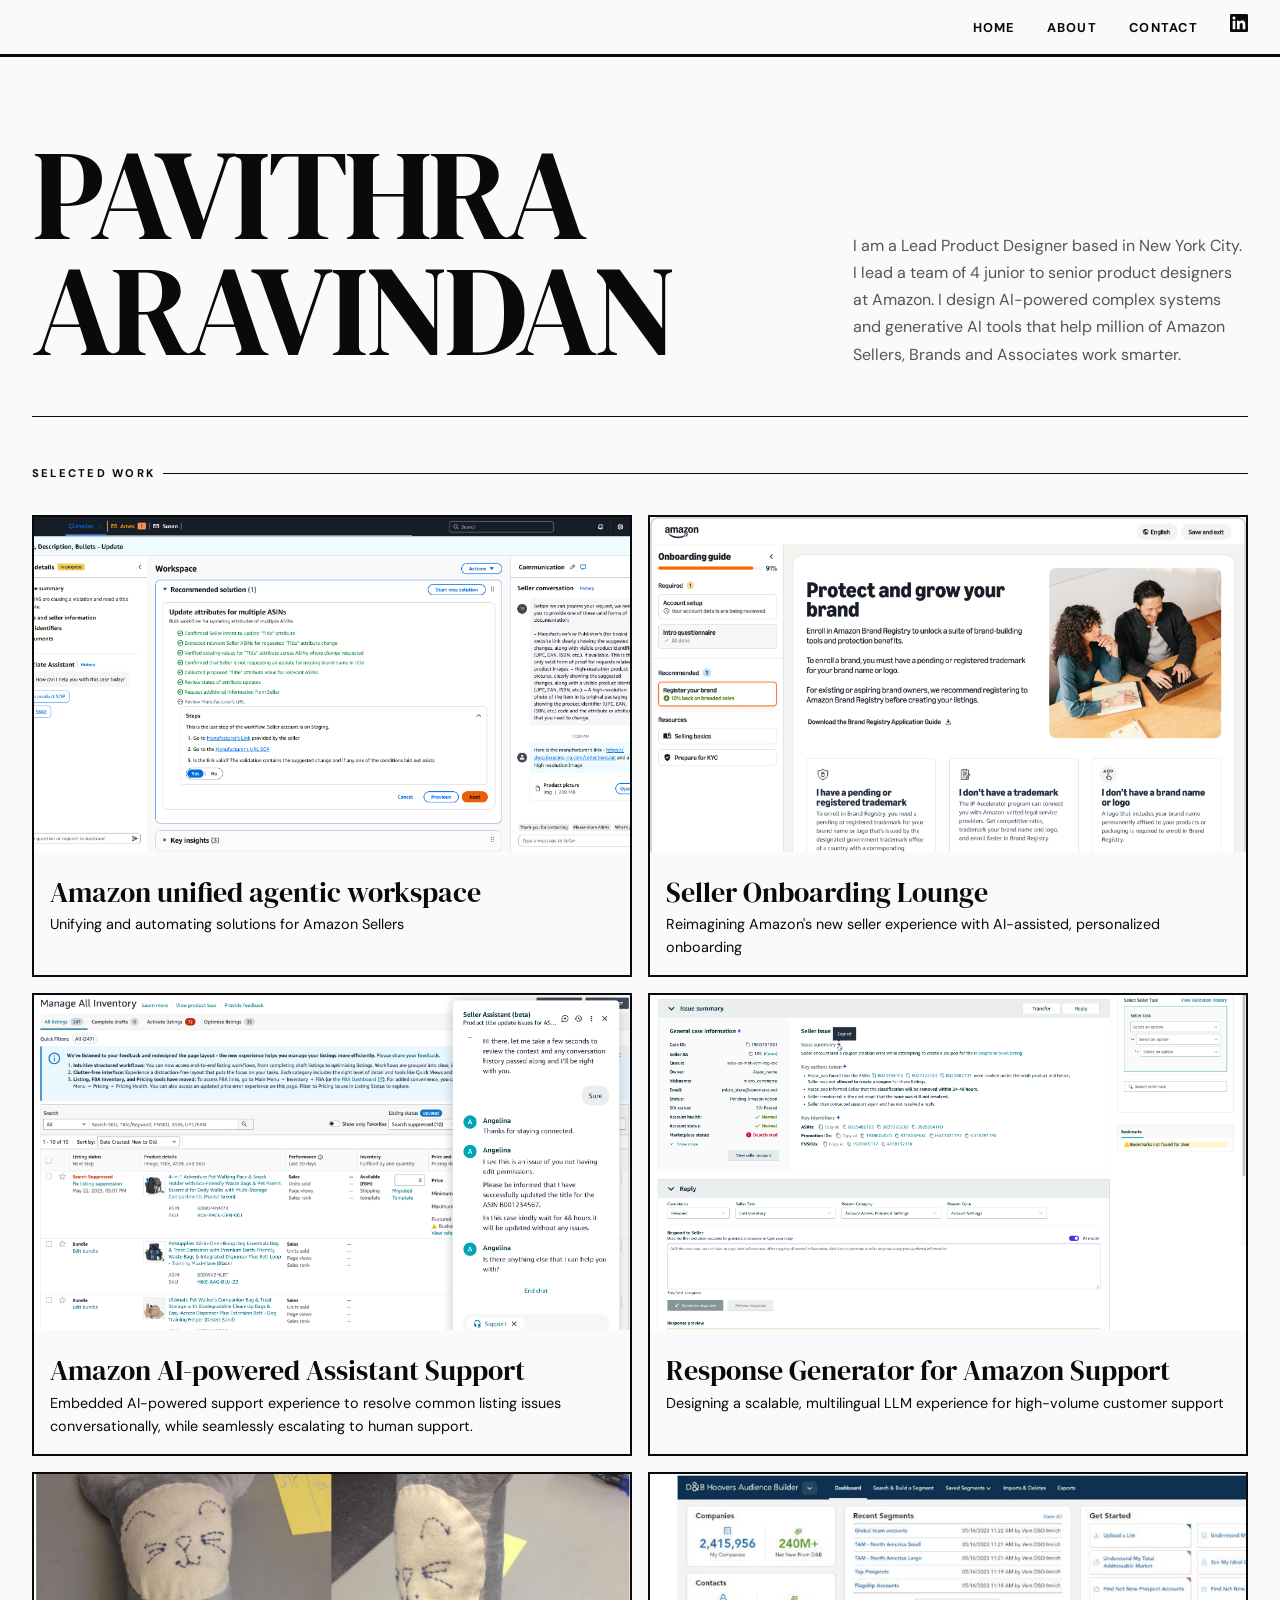
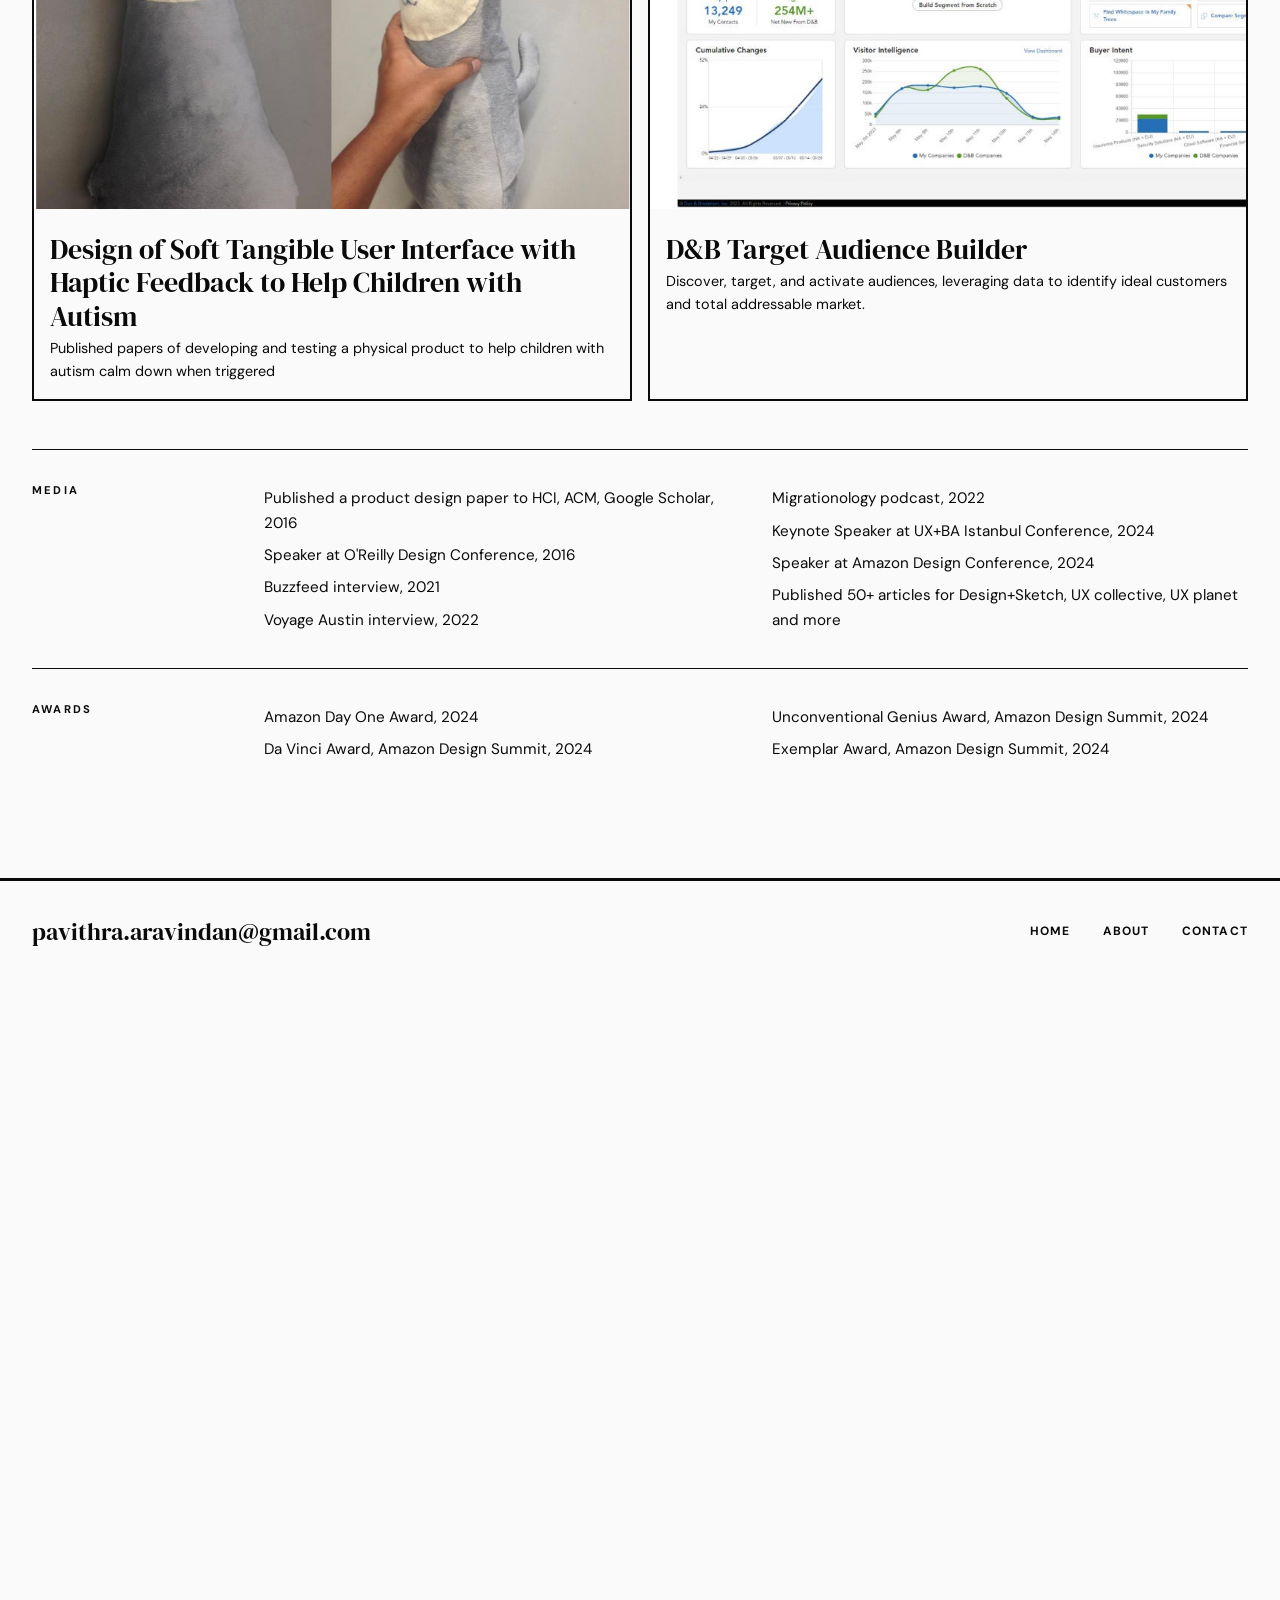
<file: index.html>
<!DOCTYPE html>
<html lang="en">

<head>
    <meta charset="UTF-8">
    <meta http-equiv="refresh" content="0;url=site-3-editorial/index.html">
    <title>Pavithra Aravindan</title>
</head>

<body>
    <p>Redirecting to <a href="site-3-editorial/index.html">site...</a></p>
</body>

</html>
</file>
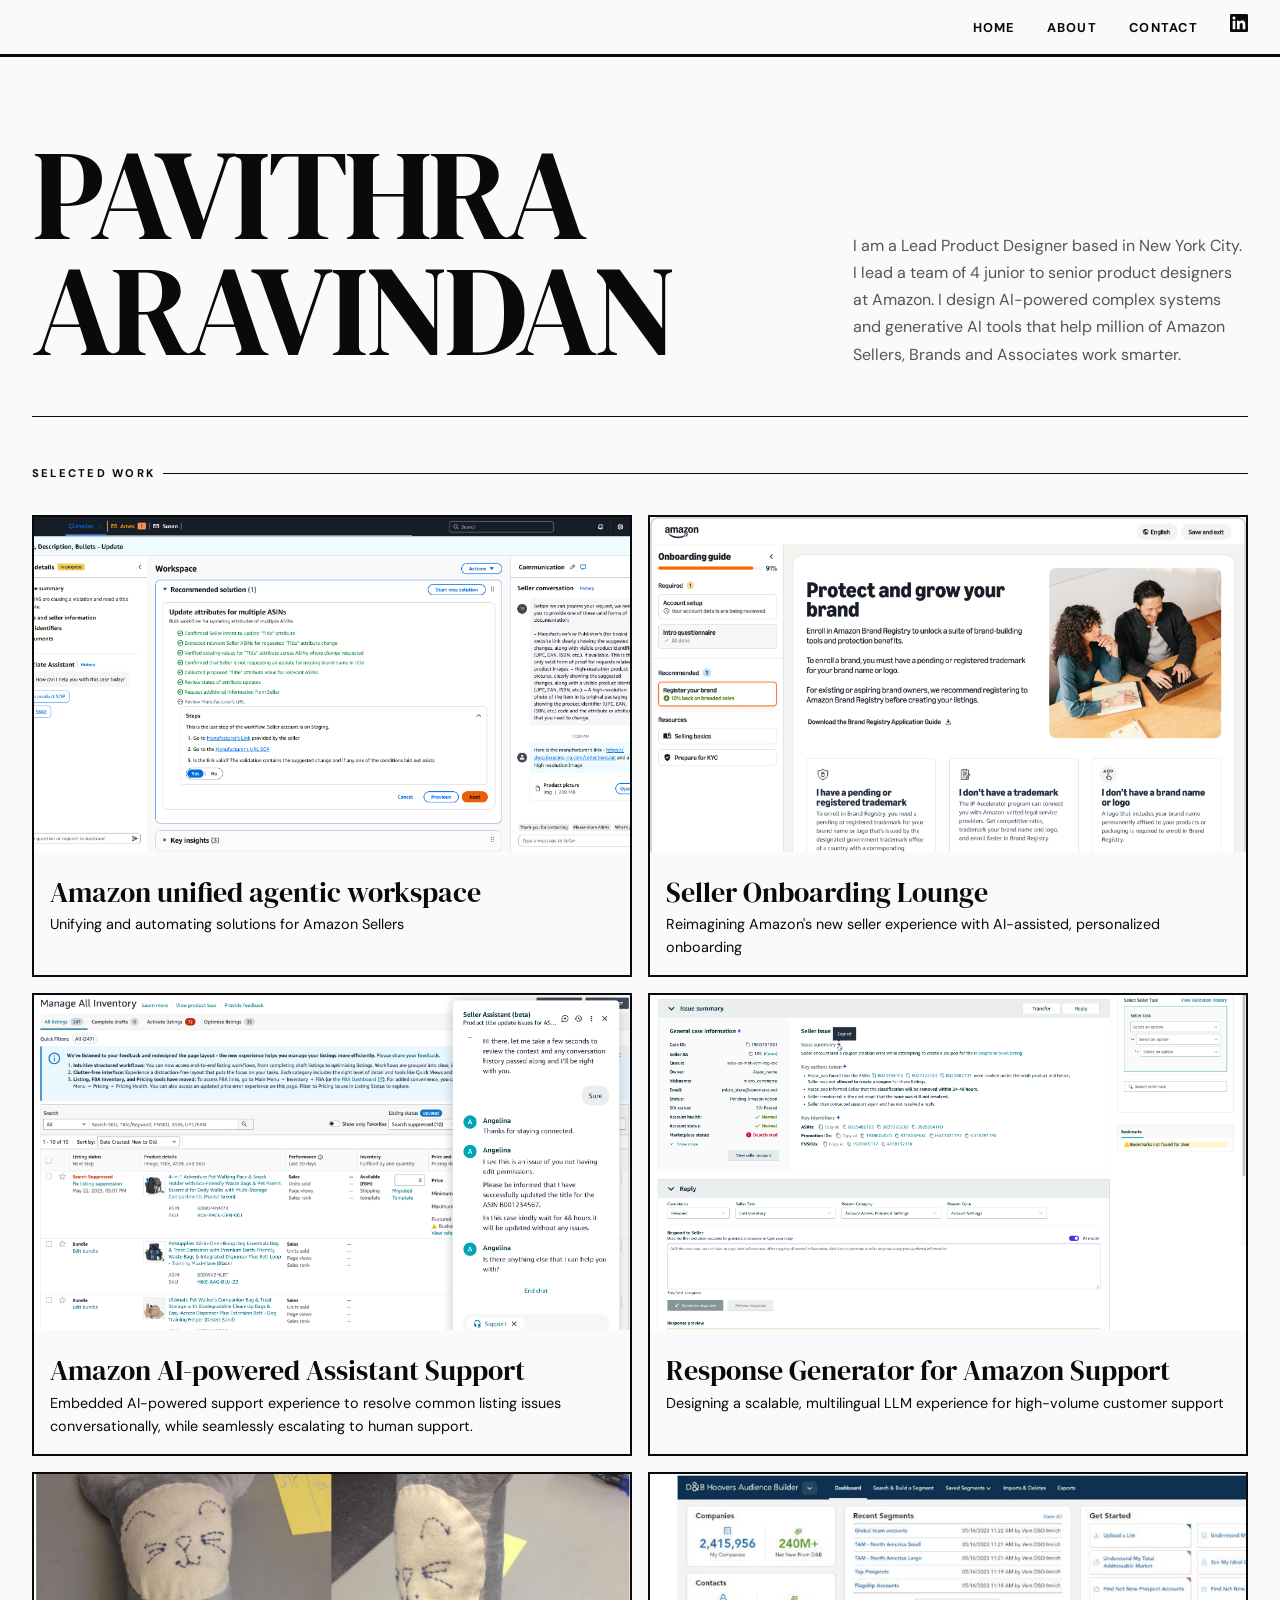
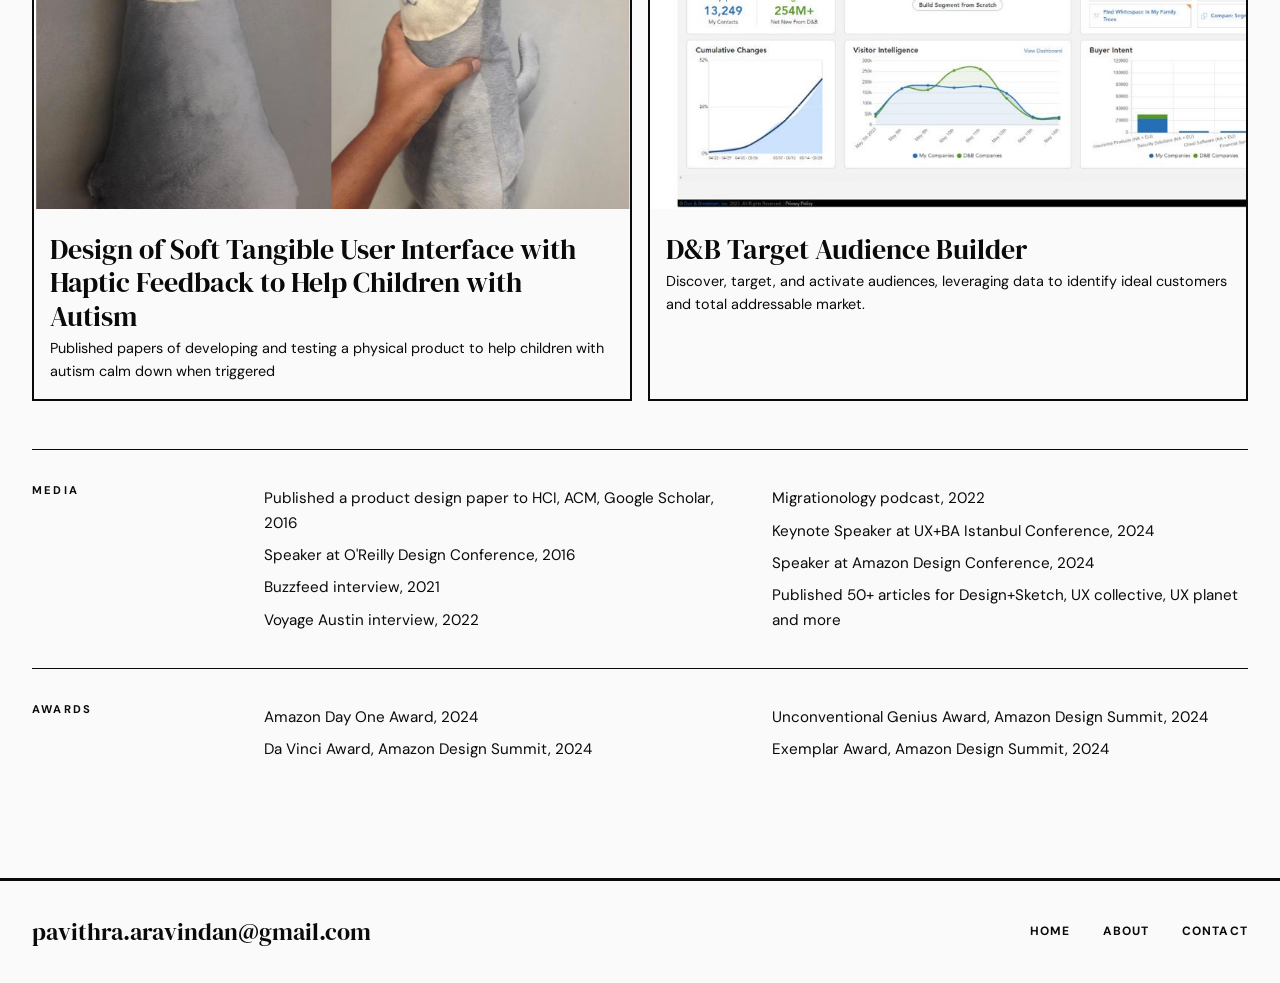
<file: site-3-editorial/index.html>
<!DOCTYPE html>
<html lang="en">

<head>
  <meta charset="UTF-8">
  <meta name="viewport" content="width=device-width, initial-scale=1.0">
  <title>Pavithra Aravindan - UX Designer</title>
  <link rel="preconnect" href="https://fonts.googleapis.com">
  <link rel="preconnect" href="https://fonts.gstatic.com" crossorigin>
  <link
    href="https://fonts.googleapis.com/css2?family=DM+Serif+Display&family=DM+Sans:wght@300;400;500;700&display=swap"
    rel="stylesheet">
  <link rel="stylesheet" href="styles.css">
</head>

<body>
  <header class="site-header">
    <nav class="nav-container">
      <a href="index.html" class="logo logo-hidden">Pavithra Aravindan</a>
      <button class="mobile-menu-btn" aria-label="Toggle menu">
        <span></span>
        <span></span>
        <span></span>
      </button>
      <ul class="nav-links">
        <li><a href="index.html">Home</a></li>
        <li><a href="about.html">About</a></li>
        <li><a href="contact.html">Contact</a></li>
        <li>
          <a href="https://www.linkedin.com/in/pavithraaravindan/" target="_blank" rel="noopener noreferrer"
            class="nav-linkedin" aria-label="LinkedIn">
            <svg xmlns="http://www.w3.org/2000/svg" width="18" height="18" viewBox="0 0 24 24" fill="currentColor">
              <path
                d="M20.447 20.452h-3.554v-5.569c0-1.328-.027-3.037-1.852-3.037-1.853 0-2.136 1.445-2.136 2.939v5.667H9.351V9h3.414v1.561h.046c.477-.9 1.637-1.85 3.37-1.85 3.601 0 4.267 2.37 4.267 5.455v6.286zM5.337 7.433c-1.144 0-2.063-.926-2.063-2.065 0-1.138.92-2.063 2.063-2.063 1.14 0 2.064.925 2.064 2.063 0 1.139-.925 2.065-2.064 2.065zm1.782 13.019H3.555V9h3.564v11.452zM22.225 0H1.771C.792 0 0 .774 0 1.729v20.542C0 23.227.792 24 1.771 24h20.451C23.2 24 24 23.227 24 22.271V1.729C24 .774 23.2 0 22.222 0h.003z" />
            </svg>
          </a>
        </li>
      </ul>
    </nav>
  </header>

  <main>
    <section class="hero">
      <h1>Pavithra Aravindan</h1>
      <p class="bio">I am a Lead Product Designer based in New York City. I lead a team of 4 junior to senior product
        designers at Amazon. I design AI-powered complex systems and generative AI tools that help million of Amazon
        Sellers, Brands and Associates work smarter.</p>
    </section>

    <section class="projects">
      <h2>Selected Work</h2>
      <div class="project-grid">
        <a href="project-1.html" class="project-card">
          <img src="images/amazon-operations-thumb.png" alt="Unified Agentic Workspace"
            style="width: 100%; aspect-ratio: 16/9; object-fit: cover;">
          <h3>Amazon unified agentic workspace</h3>
          <p>Unifying and automating solutions for Amazon Sellers</p>
        </a>
        <a href="seller-onboarding-lounge.html" class="project-card">
          <img src="images/brand-onboarding.png" alt="Seller Onboarding Lounge"
            style="width: 100%; aspect-ratio: 16/9; object-fit: cover; object-position: top;">
          <h3>Seller Onboarding Lounge</h3>
          <p>Reimagining Amazon's new seller experience with AI-assisted, personalized onboarding</p>
        </a>
        <a href="seller-assistant.html" class="project-card">
          <img src="images/seller-assistant-1.png" alt="Seller Assistant"
            style="width: 100%; aspect-ratio: 16/9; object-fit: cover;">
          <h3>Amazon AI-powered Assistant Support</h3>
          <p>Embedded AI-powered support experience to resolve common listing issues conversationally, while seamlessly
            escalating to human support.</p>
        </a>
        <a href="response-generator.html" class="project-card">
          <img src="images/response-generator-thumb.png" alt="Response Generator"
            style="width: 100%; aspect-ratio: 16/9; object-fit: cover; object-position: center;">
          <h3>Response Generator for Amazon Support</h3>
          <p>Designing a scalable, multilingual LLM experience for high-volume customer support</p>
        </a>
        <a href="https://scholar.google.com/citations?user=_Li9Cc0AAAAJ&hl=en&oi=ao" class="project-card"
          target="_blank">
          <img src="images/haptic-feedback.png" alt="Soft Tangible User Interface"
            style="width: 100%; aspect-ratio: 16/9; object-fit: cover;">
          <h3>Design of Soft Tangible User Interface with Haptic Feedback to Help Children with Autism</h3>
          <p>Published papers of developing and testing a physical product to help children with autism calm down when
            triggered</p>
        </a>
        <a href="https://www.dnb.com/en-us/products/dnb-hoovers/audience-builder.html" class="project-card"
          target="_blank">
          <img src="images/dnb-audience-builder.jpg" alt="D&B Target Audience Builder"
            style="width: 100%; aspect-ratio: 16/9; object-fit: cover;">
          <h3>D&B Target Audience Builder</h3>
          <p>Discover, target, and activate audiences, leveraging data to identify ideal customers and total addressable
            market.</p>
        </a>


      </div>
    </section>


    <section class="media">
      <h2>Media</h2>
      <ul>
        <li>Published a product design paper to HCI, ACM, Google Scholar, 2016</li>
        <li>Speaker at O'Reilly Design Conference, 2016</li>
        <li>Buzzfeed interview, 2021</li>
        <li>Voyage Austin interview, 2022</li>
        <li>Migrationology podcast, 2022</li>
        <li>Keynote Speaker at UX+BA Istanbul Conference, 2024</li>
        <li>Speaker at Amazon Design Conference, 2024</li>
        <li>Published 50+ articles for Design+Sketch, UX collective, UX planet and more</li>
      </ul>
    </section>

    <section class="awards">
      <h2>Awards</h2>
      <ul>
        <li>Amazon Day One Award, 2024</li>
        <li>Da Vinci Award, Amazon Design Summit, 2024</li>
        <li>Unconventional Genius Award, Amazon Design Summit, 2024</li>
        <li>Exemplar Award, Amazon Design Summit, 2024</li>
      </ul>
    </section>
  </main>

  <footer class="site-footer">
    <div class="footer-content">
      <a href="mailto:pavithra.aravindan@gmail.com" class="footer-email">pavithra.aravindan@gmail.com</a>
      <nav class="footer-nav">
        <a href="index.html">Home</a>
        <a href="about.html">About</a>
        <a href="contact.html">Contact</a>
      </nav>
    </div>
  </footer>

  <script>
    document.querySelector('.mobile-menu-btn').addEventListener('click', function () {
      this.classList.toggle('open');
      document.querySelector('.nav-links').classList.toggle('open');
    });
  </script>
</body>

</html>
</file>
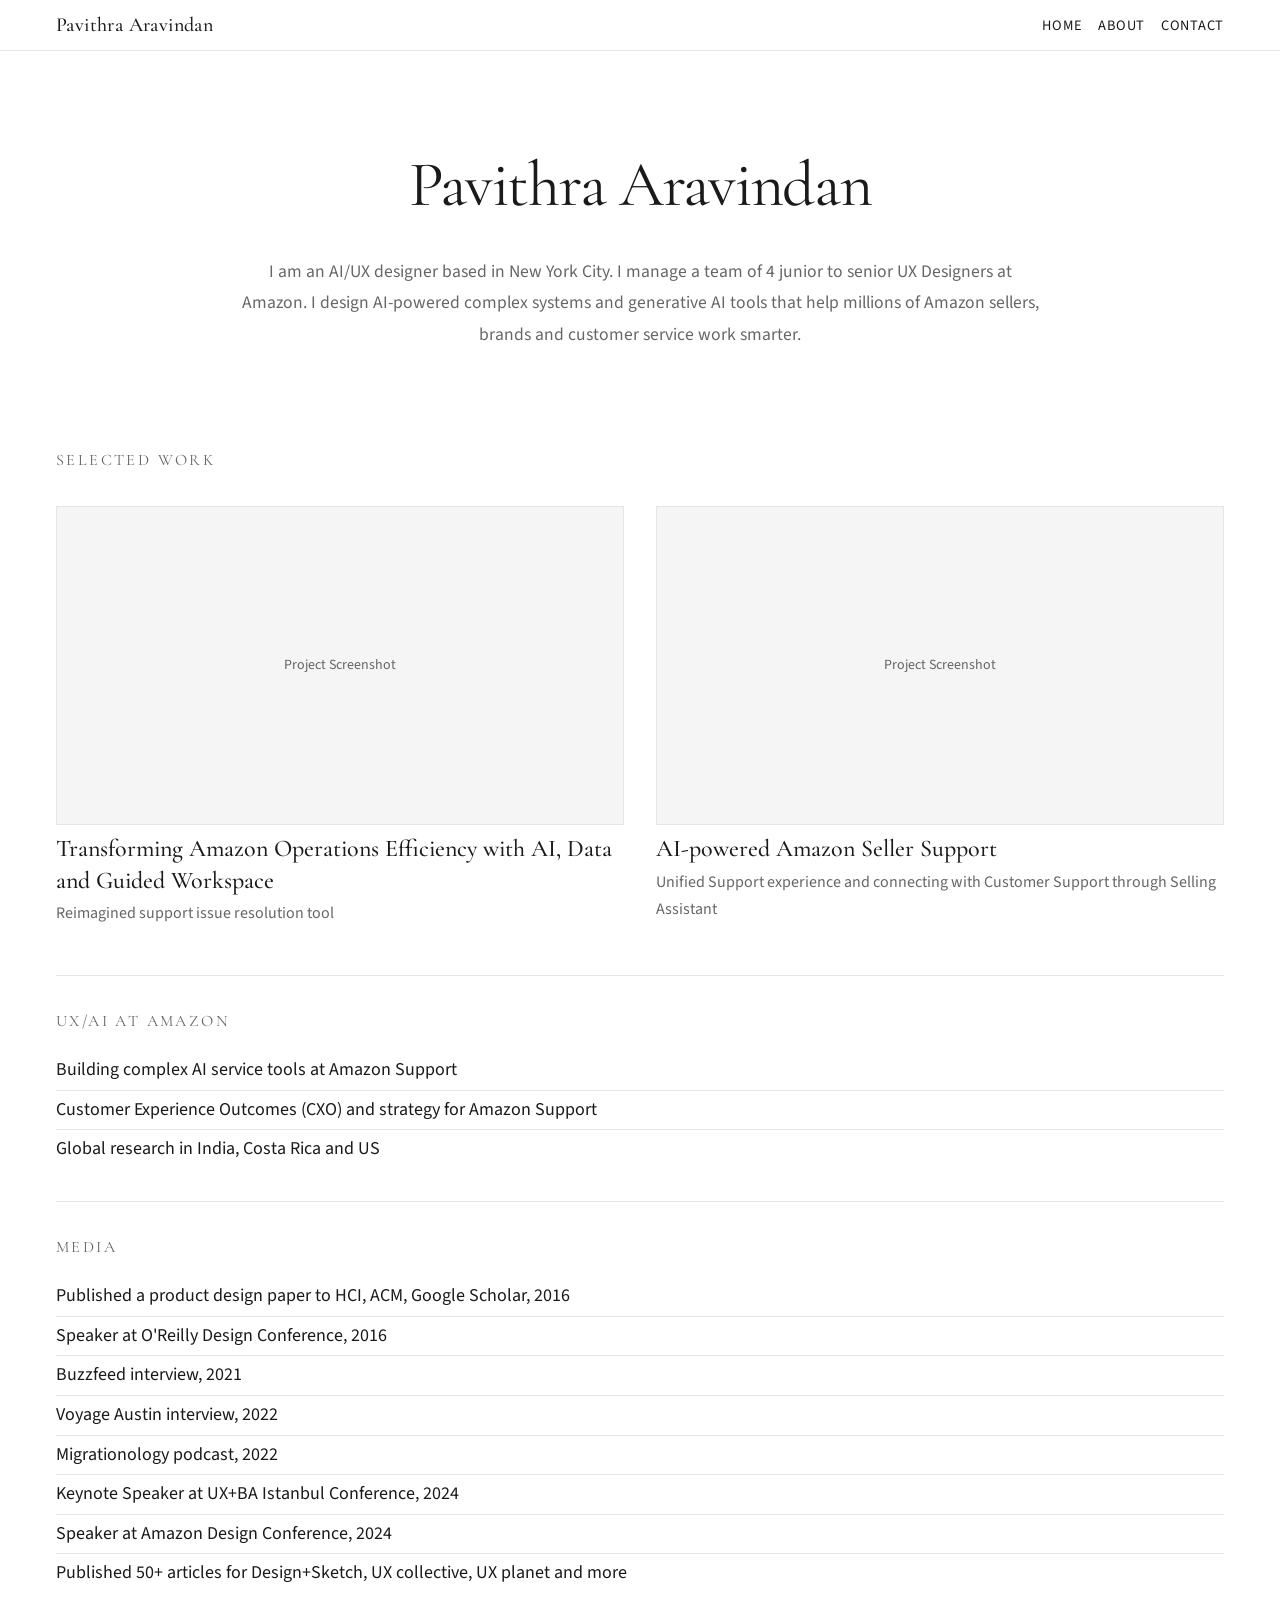
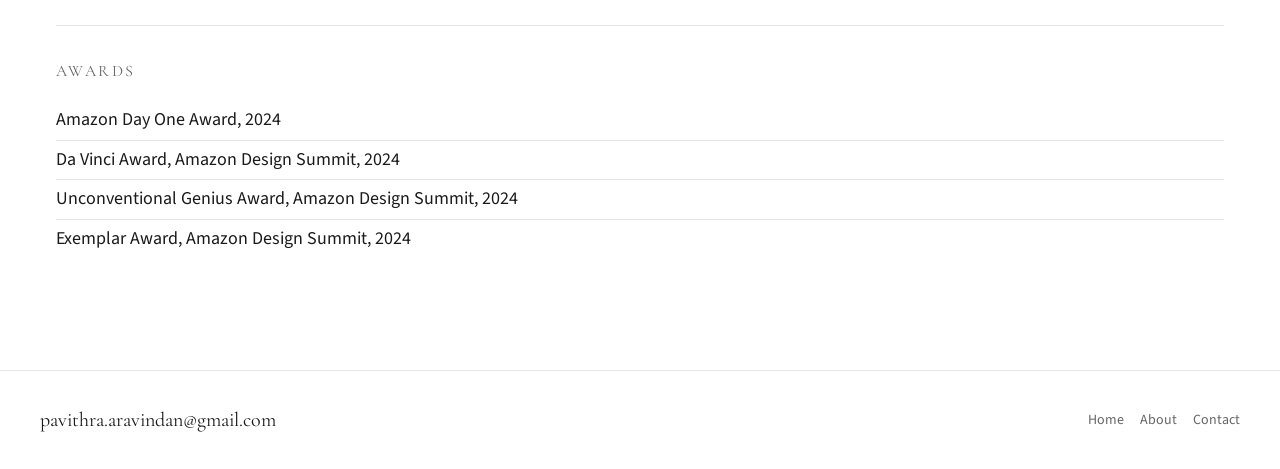
<file: discarded_again/site-1-minimal/index.html>
<!DOCTYPE html>
<html lang="en">
<head>
  <meta charset="UTF-8">
  <meta name="viewport" content="width=device-width, initial-scale=1.0">
  <title>Pavithra Aravindan - UX Designer</title>
  <link rel="preconnect" href="https://fonts.googleapis.com">
  <link rel="preconnect" href="https://fonts.gstatic.com" crossorigin>
  <link href="https://fonts.googleapis.com/css2?family=Cormorant+Garamond:wght@400;500;600&family=Source+Sans+3:wght@300;400;500;600&display=swap" rel="stylesheet">
  <link rel="stylesheet" href="styles.css">
</head>
<body>
  <header class="site-header">
    <nav class="nav-container">
      <a href="index.html" class="logo">Pavithra Aravindan</a>
      <button class="mobile-menu-btn" aria-label="Toggle menu">
        <span></span>
        <span></span>
        <span></span>
      </button>
      <ul class="nav-links">
        <li><a href="index.html">Home</a></li>
        <li><a href="about.html">About</a></li>
        <li><a href="contact.html">Contact</a></li>
      </ul>
    </nav>
  </header>

  <main>
    <section class="hero">
      <h1>Pavithra Aravindan</h1>
      <p class="bio">I am an AI/UX designer based in New York City. I manage a team of 4 junior to senior UX Designers at Amazon. I design AI-powered complex systems and generative AI tools that help millions of Amazon sellers, brands and customer service work smarter.</p>
    </section>

    <section class="projects">
      <h2>Selected Work</h2>
      <div class="project-grid">
        <a href="project-1.html" class="project-card">
          <div class="placeholder-image" style="aspect-ratio: 16/9;">Project Screenshot</div>
          <h3>Transforming Amazon Operations Efficiency with AI, Data and Guided Workspace</h3>
          <p>Reimagined support issue resolution tool</p>
        </a>
        <a href="project-2.html" class="project-card">
          <div class="placeholder-image" style="aspect-ratio: 16/9;">Project Screenshot</div>
          <h3>AI-powered Amazon Seller Support</h3>
          <p>Unified Support experience and connecting with Customer Support through Selling Assistant</p>
        </a>
      </div>
    </section>

    <section class="amazon-work">
      <h2>UX/AI at Amazon</h2>
      <ul>
        <li>Building complex AI service tools at Amazon Support</li>
        <li>Customer Experience Outcomes (CXO) and strategy for Amazon Support</li>
        <li>Global research in India, Costa Rica and US</li>
      </ul>
    </section>

    <section class="media">
      <h2>Media</h2>
      <ul>
        <li>Published a product design paper to HCI, ACM, Google Scholar, 2016</li>
        <li>Speaker at O'Reilly Design Conference, 2016</li>
        <li>Buzzfeed interview, 2021</li>
        <li>Voyage Austin interview, 2022</li>
        <li>Migrationology podcast, 2022</li>
        <li>Keynote Speaker at UX+BA Istanbul Conference, 2024</li>
        <li>Speaker at Amazon Design Conference, 2024</li>
        <li>Published 50+ articles for Design+Sketch, UX collective, UX planet and more</li>
      </ul>
    </section>

    <section class="awards">
      <h2>Awards</h2>
      <ul>
        <li>Amazon Day One Award, 2024</li>
        <li>Da Vinci Award, Amazon Design Summit, 2024</li>
        <li>Unconventional Genius Award, Amazon Design Summit, 2024</li>
        <li>Exemplar Award, Amazon Design Summit, 2024</li>
      </ul>
    </section>
  </main>

  <footer class="site-footer">
    <div class="footer-content">
      <a href="mailto:pavithra.aravindan@gmail.com" class="footer-email">pavithra.aravindan@gmail.com</a>
      <nav class="footer-nav">
        <a href="index.html">Home</a>
        <a href="about.html">About</a>
        <a href="contact.html">Contact</a>
      </nav>
    </div>
  </footer>

  <script>
    document.querySelector('.mobile-menu-btn').addEventListener('click', function() {
      this.classList.toggle('open');
      document.querySelector('.nav-links').classList.toggle('open');
    });
  </script>
</body>
</html>
</file>
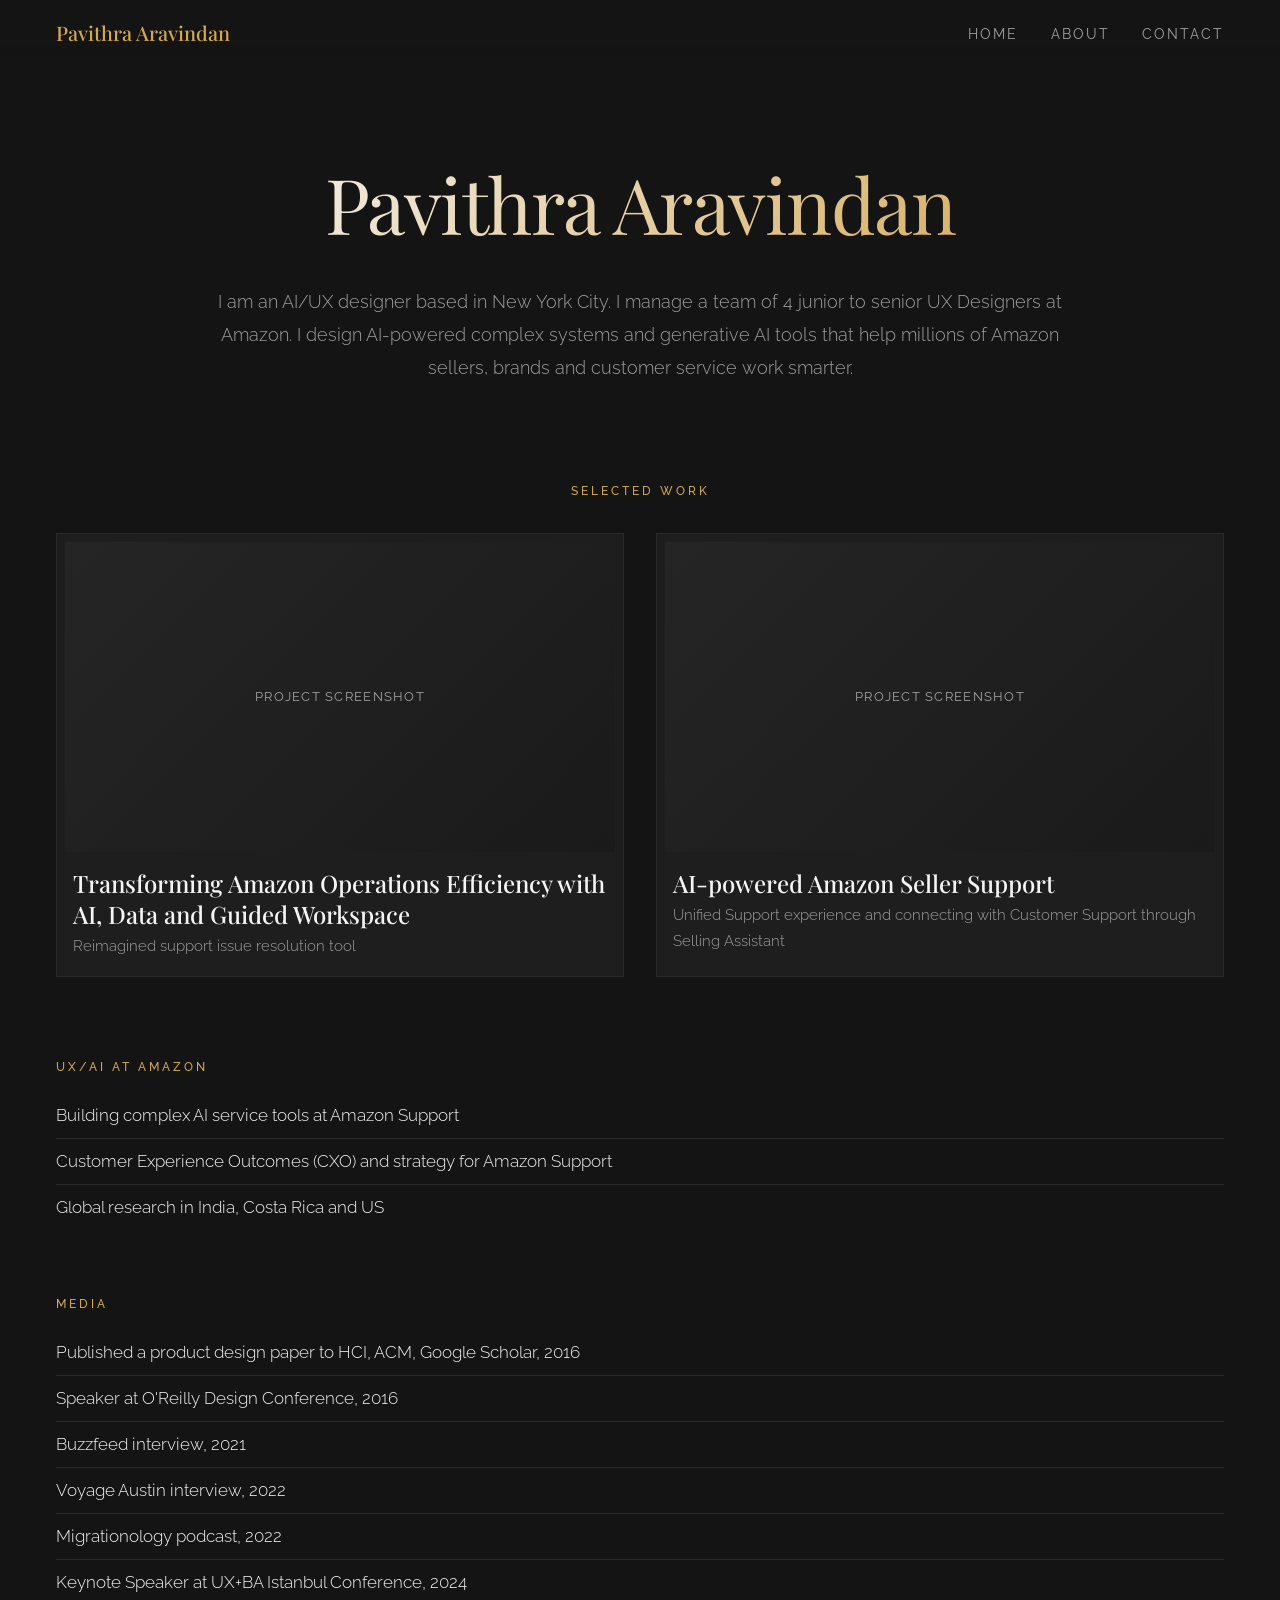
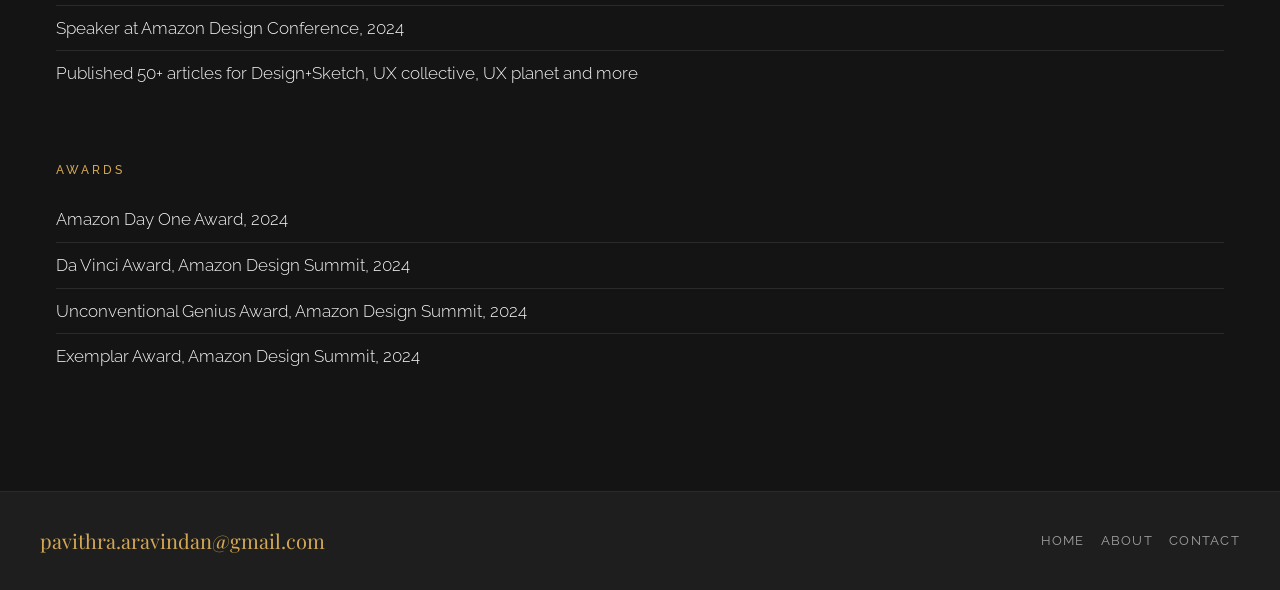
<file: discarded_again/site-2-dark/index.html>
<!DOCTYPE html>
<html lang="en">
<head>
  <meta charset="UTF-8">
  <meta name="viewport" content="width=device-width, initial-scale=1.0">
  <title>Pavithra Aravindan - UX Designer</title>
  <link rel="preconnect" href="https://fonts.googleapis.com">
  <link rel="preconnect" href="https://fonts.gstatic.com" crossorigin>
  <link href="https://fonts.googleapis.com/css2?family=Playfair+Display:wght@400;500;600&family=Raleway:wght@300;400;500;600&display=swap" rel="stylesheet">
  <link rel="stylesheet" href="styles.css">
</head>
<body>
  <header class="site-header">
    <nav class="nav-container">
      <a href="index.html" class="logo">Pavithra Aravindan</a>
      <button class="mobile-menu-btn" aria-label="Toggle menu">
        <span></span>
        <span></span>
        <span></span>
      </button>
      <ul class="nav-links">
        <li><a href="index.html">Home</a></li>
        <li><a href="about.html">About</a></li>
        <li><a href="contact.html">Contact</a></li>
      </ul>
    </nav>
  </header>

  <main>
    <section class="hero">
      <h1>Pavithra Aravindan</h1>
      <p class="bio">I am an AI/UX designer based in New York City. I manage a team of 4 junior to senior UX Designers at Amazon. I design AI-powered complex systems and generative AI tools that help millions of Amazon sellers, brands and customer service work smarter.</p>
    </section>

    <section class="projects">
      <h2>Selected Work</h2>
      <div class="project-grid">
        <a href="project-1.html" class="project-card">
          <div class="placeholder-image" style="aspect-ratio: 16/9;">Project Screenshot</div>
          <h3>Transforming Amazon Operations Efficiency with AI, Data and Guided Workspace</h3>
          <p>Reimagined support issue resolution tool</p>
        </a>
        <a href="project-2.html" class="project-card">
          <div class="placeholder-image" style="aspect-ratio: 16/9;">Project Screenshot</div>
          <h3>AI-powered Amazon Seller Support</h3>
          <p>Unified Support experience and connecting with Customer Support through Selling Assistant</p>
        </a>
      </div>
    </section>

    <section class="amazon-work">
      <h2>UX/AI at Amazon</h2>
      <ul>
        <li>Building complex AI service tools at Amazon Support</li>
        <li>Customer Experience Outcomes (CXO) and strategy for Amazon Support</li>
        <li>Global research in India, Costa Rica and US</li>
      </ul>
    </section>

    <section class="media">
      <h2>Media</h2>
      <ul>
        <li>Published a product design paper to HCI, ACM, Google Scholar, 2016</li>
        <li>Speaker at O'Reilly Design Conference, 2016</li>
        <li>Buzzfeed interview, 2021</li>
        <li>Voyage Austin interview, 2022</li>
        <li>Migrationology podcast, 2022</li>
        <li>Keynote Speaker at UX+BA Istanbul Conference, 2024</li>
        <li>Speaker at Amazon Design Conference, 2024</li>
        <li>Published 50+ articles for Design+Sketch, UX collective, UX planet and more</li>
      </ul>
    </section>

    <section class="awards">
      <h2>Awards</h2>
      <ul>
        <li>Amazon Day One Award, 2024</li>
        <li>Da Vinci Award, Amazon Design Summit, 2024</li>
        <li>Unconventional Genius Award, Amazon Design Summit, 2024</li>
        <li>Exemplar Award, Amazon Design Summit, 2024</li>
      </ul>
    </section>
  </main>

  <footer class="site-footer">
    <div class="footer-content">
      <a href="mailto:pavithra.aravindan@gmail.com" class="footer-email">pavithra.aravindan@gmail.com</a>
      <nav class="footer-nav">
        <a href="index.html">Home</a>
        <a href="about.html">About</a>
        <a href="contact.html">Contact</a>
      </nav>
    </div>
  </footer>

  <script>
    document.querySelector('.mobile-menu-btn').addEventListener('click', function() {
      this.classList.toggle('open');
      document.querySelector('.nav-links').classList.toggle('open');
    });
  </script>
</body>
</html>
</file>
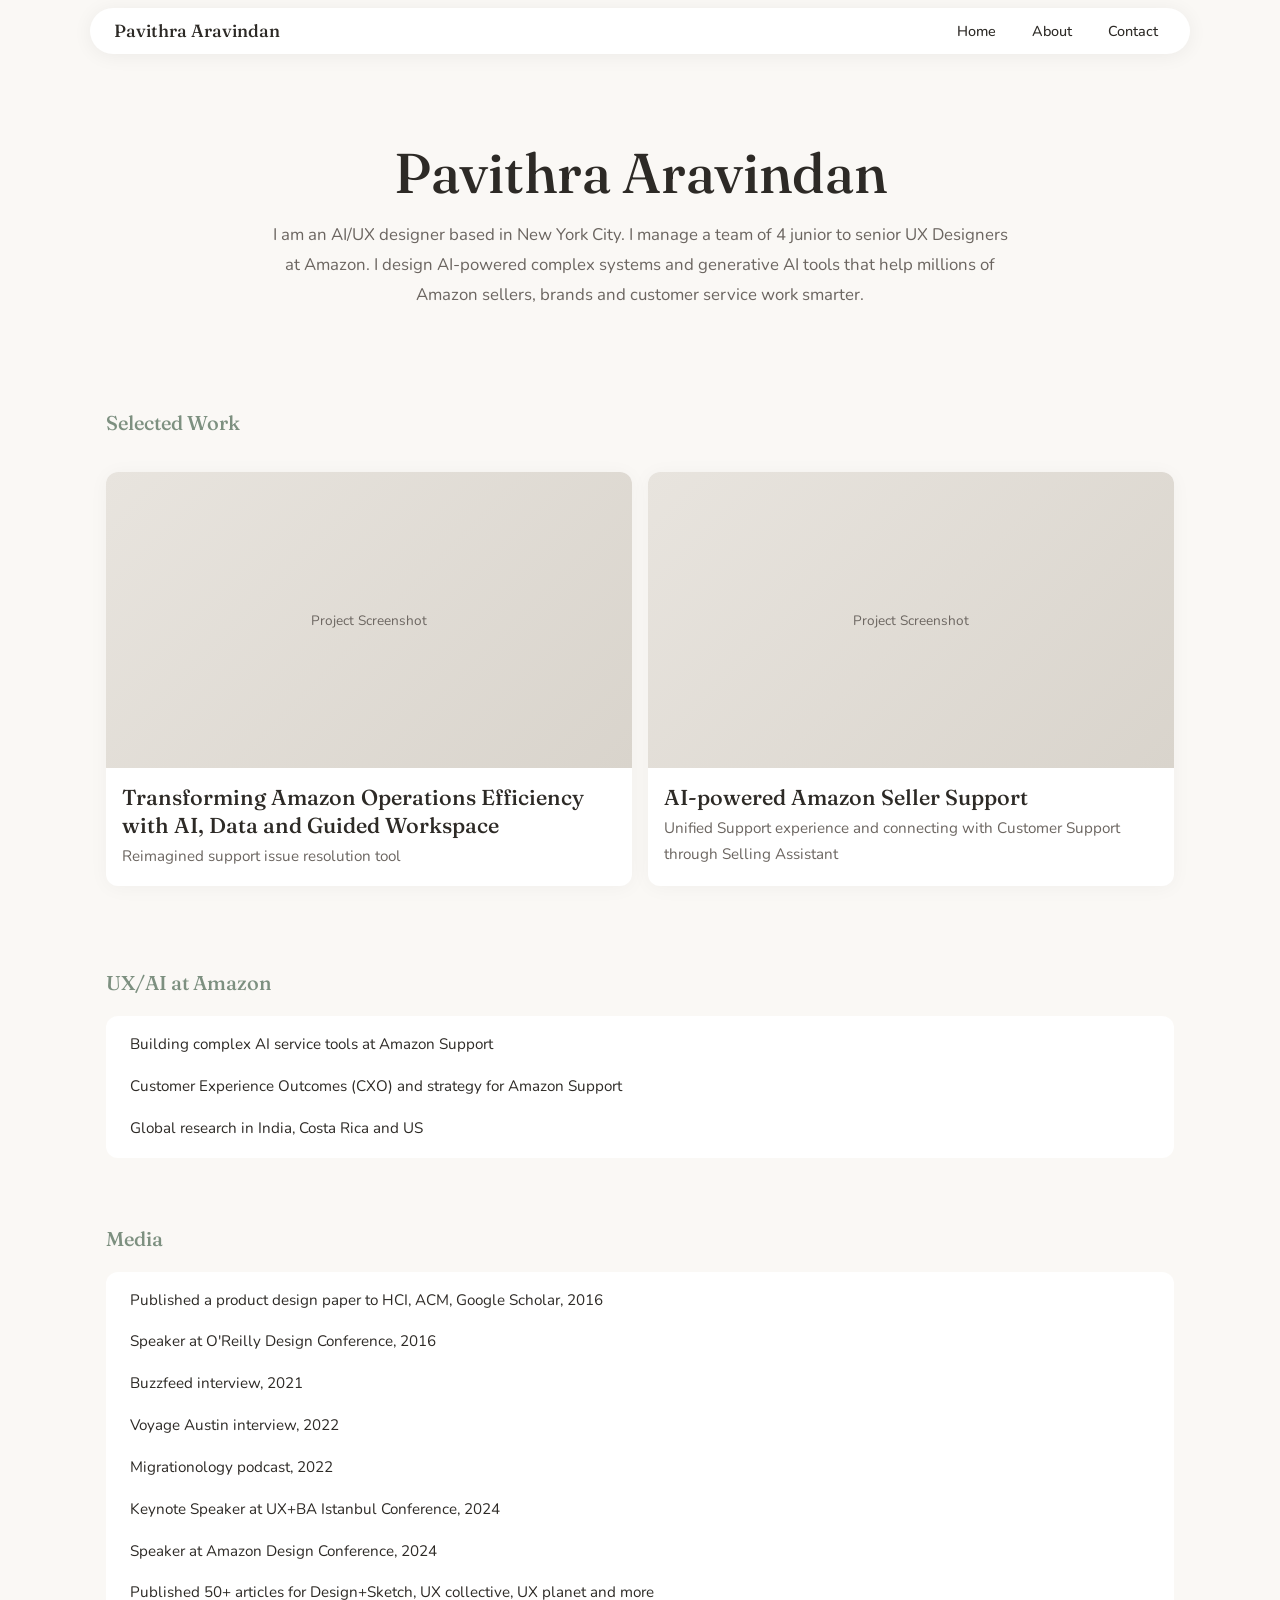
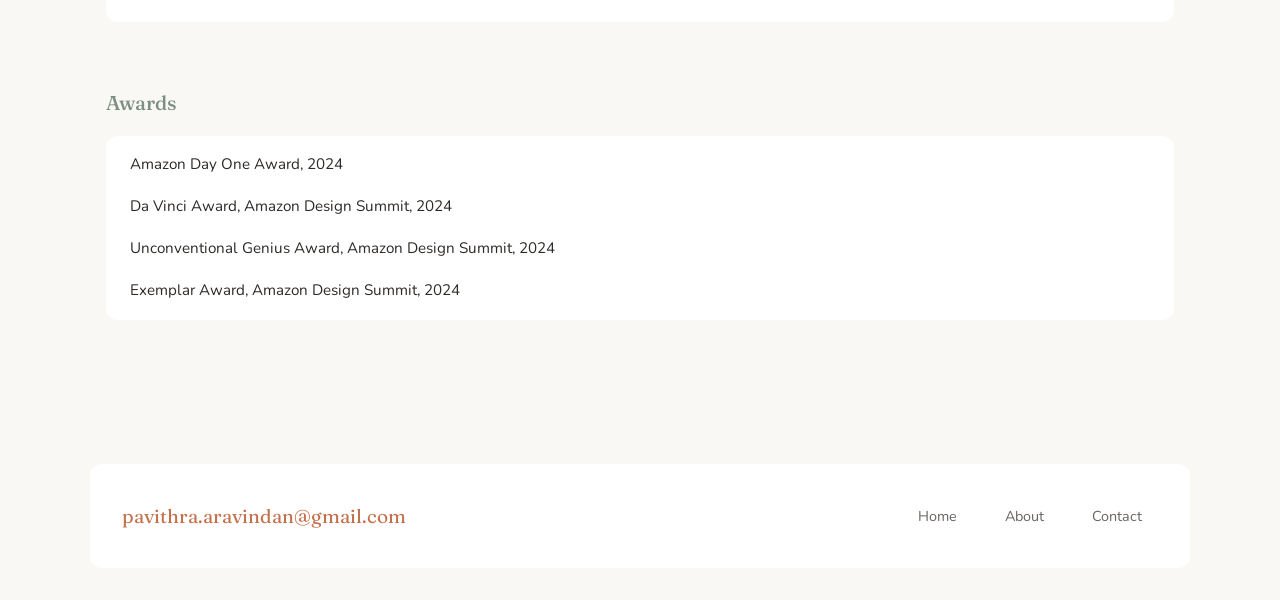
<file: discarded_again/site-4-warm/index.html>
<!DOCTYPE html>
<html lang="en">
<head>
  <meta charset="UTF-8">
  <meta name="viewport" content="width=device-width, initial-scale=1.0">
  <title>Pavithra Aravindan - UX Designer</title>
  <link rel="preconnect" href="https://fonts.googleapis.com">
  <link rel="preconnect" href="https://fonts.gstatic.com" crossorigin>
  <link href="https://fonts.googleapis.com/css2?family=Fraunces:wght@400;500;600&family=Nunito:wght@300;400;500;600&display=swap" rel="stylesheet">
  <link rel="stylesheet" href="styles.css">
</head>
<body>
  <header class="site-header">
    <nav class="nav-container">
      <a href="index.html" class="logo">Pavithra Aravindan</a>
      <button class="mobile-menu-btn" aria-label="Toggle menu">
        <span></span>
        <span></span>
        <span></span>
      </button>
      <ul class="nav-links">
        <li><a href="index.html">Home</a></li>
        <li><a href="about.html">About</a></li>
        <li><a href="contact.html">Contact</a></li>
      </ul>
    </nav>
  </header>

  <main>
    <section class="hero">
      <h1>Pavithra Aravindan</h1>
      <p class="bio">I am an AI/UX designer based in New York City. I manage a team of 4 junior to senior UX Designers at Amazon. I design AI-powered complex systems and generative AI tools that help millions of Amazon sellers, brands and customer service work smarter.</p>
    </section>

    <section class="projects">
      <h2>Selected Work</h2>
      <div class="project-grid">
        <a href="project-1.html" class="project-card">
          <div class="placeholder-image" style="aspect-ratio: 16/9;">Project Screenshot</div>
          <h3>Transforming Amazon Operations Efficiency with AI, Data and Guided Workspace</h3>
          <p>Reimagined support issue resolution tool</p>
        </a>
        <a href="project-2.html" class="project-card">
          <div class="placeholder-image" style="aspect-ratio: 16/9;">Project Screenshot</div>
          <h3>AI-powered Amazon Seller Support</h3>
          <p>Unified Support experience and connecting with Customer Support through Selling Assistant</p>
        </a>
      </div>
    </section>

    <section class="amazon-work">
      <h2>UX/AI at Amazon</h2>
      <ul>
        <li>Building complex AI service tools at Amazon Support</li>
        <li>Customer Experience Outcomes (CXO) and strategy for Amazon Support</li>
        <li>Global research in India, Costa Rica and US</li>
      </ul>
    </section>

    <section class="media">
      <h2>Media</h2>
      <ul>
        <li>Published a product design paper to HCI, ACM, Google Scholar, 2016</li>
        <li>Speaker at O'Reilly Design Conference, 2016</li>
        <li>Buzzfeed interview, 2021</li>
        <li>Voyage Austin interview, 2022</li>
        <li>Migrationology podcast, 2022</li>
        <li>Keynote Speaker at UX+BA Istanbul Conference, 2024</li>
        <li>Speaker at Amazon Design Conference, 2024</li>
        <li>Published 50+ articles for Design+Sketch, UX collective, UX planet and more</li>
      </ul>
    </section>

    <section class="awards">
      <h2>Awards</h2>
      <ul>
        <li>Amazon Day One Award, 2024</li>
        <li>Da Vinci Award, Amazon Design Summit, 2024</li>
        <li>Unconventional Genius Award, Amazon Design Summit, 2024</li>
        <li>Exemplar Award, Amazon Design Summit, 2024</li>
      </ul>
    </section>
  </main>

  <footer class="site-footer">
    <div class="footer-content">
      <a href="mailto:pavithra.aravindan@gmail.com" class="footer-email">pavithra.aravindan@gmail.com</a>
      <nav class="footer-nav">
        <a href="index.html">Home</a>
        <a href="about.html">About</a>
        <a href="contact.html">Contact</a>
      </nav>
    </div>
  </footer>

  <script>
    document.querySelector('.mobile-menu-btn').addEventListener('click', function() {
      this.classList.toggle('open');
      document.querySelector('.nav-links').classList.toggle('open');
    });
  </script>
</body>
</html>
</file>
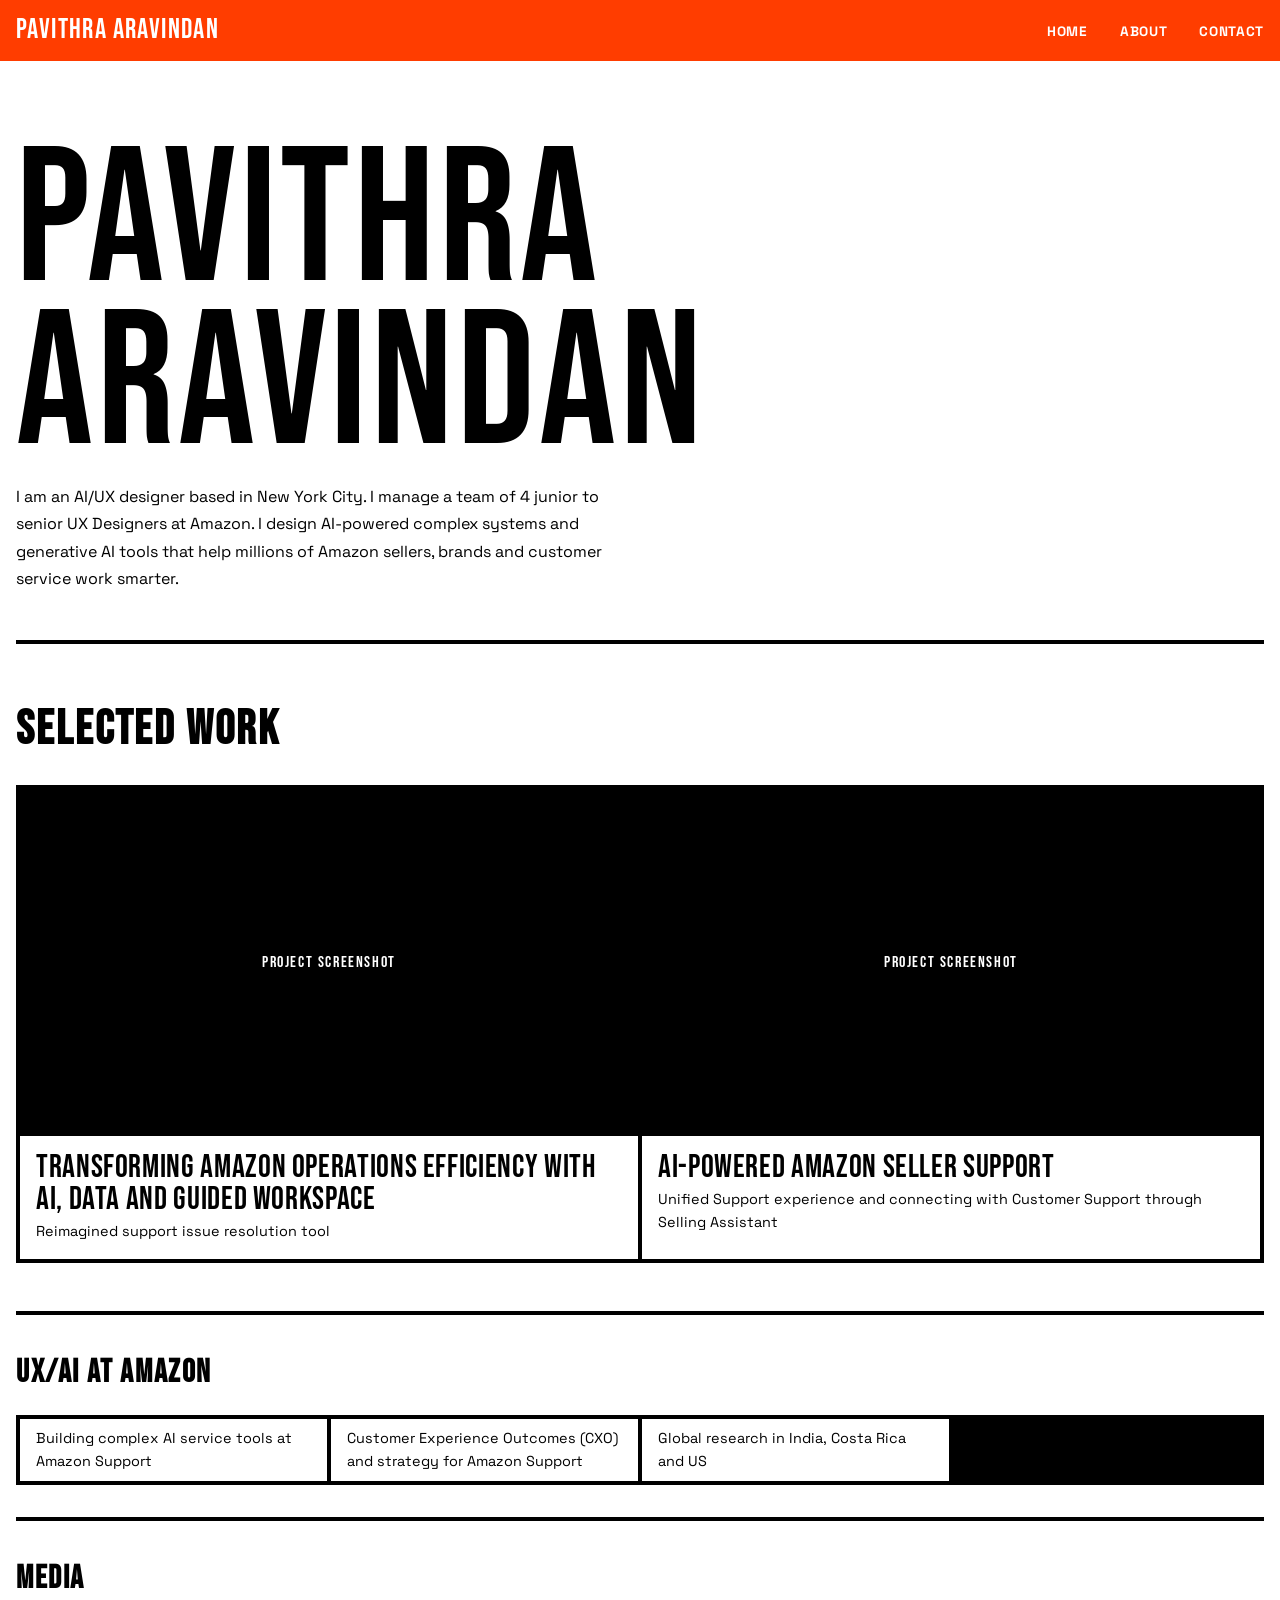
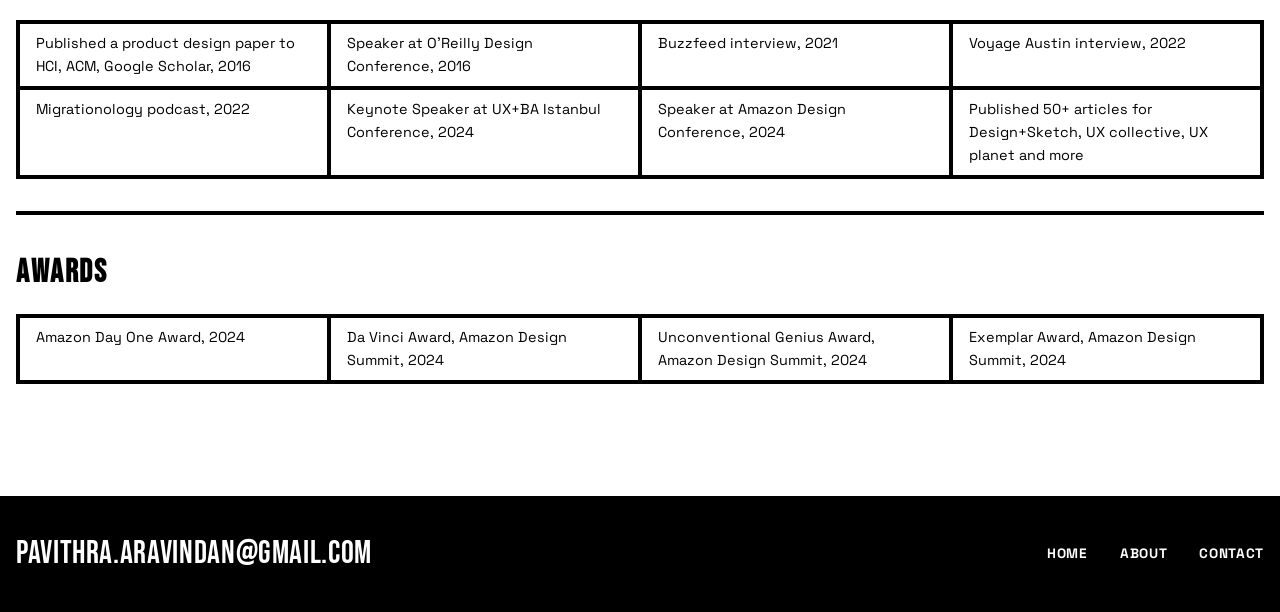
<file: discarded_again/site-5-geometric/index.html>
<!DOCTYPE html>
<html lang="en">
<head>
  <meta charset="UTF-8">
  <meta name="viewport" content="width=device-width, initial-scale=1.0">
  <title>Pavithra Aravindan - UX Designer</title>
  <link rel="preconnect" href="https://fonts.googleapis.com">
  <link rel="preconnect" href="https://fonts.gstatic.com" crossorigin>
  <link href="https://fonts.googleapis.com/css2?family=Bebas+Neue&family=Space+Grotesk:wght@300;400;500;600;700&display=swap" rel="stylesheet">
  <link rel="stylesheet" href="styles.css">
</head>
<body>
  <header class="site-header">
    <nav class="nav-container">
      <a href="index.html" class="logo">Pavithra Aravindan</a>
      <button class="mobile-menu-btn" aria-label="Toggle menu">
        <span></span>
        <span></span>
        <span></span>
      </button>
      <ul class="nav-links">
        <li><a href="index.html">Home</a></li>
        <li><a href="about.html">About</a></li>
        <li><a href="contact.html">Contact</a></li>
      </ul>
    </nav>
  </header>

  <main>
    <section class="hero">
      <h1>Pavithra Aravindan</h1>
      <p class="bio">I am an AI/UX designer based in New York City. I manage a team of 4 junior to senior UX Designers at Amazon. I design AI-powered complex systems and generative AI tools that help millions of Amazon sellers, brands and customer service work smarter.</p>
    </section>

    <section class="projects">
      <h2>Selected Work</h2>
      <div class="project-grid">
        <a href="project-1.html" class="project-card">
          <div class="placeholder-image" style="aspect-ratio: 16/9;">Project Screenshot</div>
          <h3>Transforming Amazon Operations Efficiency with AI, Data and Guided Workspace</h3>
          <p>Reimagined support issue resolution tool</p>
        </a>
        <a href="project-2.html" class="project-card">
          <div class="placeholder-image" style="aspect-ratio: 16/9;">Project Screenshot</div>
          <h3>AI-powered Amazon Seller Support</h3>
          <p>Unified Support experience and connecting with Customer Support through Selling Assistant</p>
        </a>
      </div>
    </section>

    <section class="amazon-work">
      <h2>UX/AI at Amazon</h2>
      <ul>
        <li>Building complex AI service tools at Amazon Support</li>
        <li>Customer Experience Outcomes (CXO) and strategy for Amazon Support</li>
        <li>Global research in India, Costa Rica and US</li>
      </ul>
    </section>

    <section class="media">
      <h2>Media</h2>
      <ul>
        <li>Published a product design paper to HCI, ACM, Google Scholar, 2016</li>
        <li>Speaker at O'Reilly Design Conference, 2016</li>
        <li>Buzzfeed interview, 2021</li>
        <li>Voyage Austin interview, 2022</li>
        <li>Migrationology podcast, 2022</li>
        <li>Keynote Speaker at UX+BA Istanbul Conference, 2024</li>
        <li>Speaker at Amazon Design Conference, 2024</li>
        <li>Published 50+ articles for Design+Sketch, UX collective, UX planet and more</li>
      </ul>
    </section>

    <section class="awards">
      <h2>Awards</h2>
      <ul>
        <li>Amazon Day One Award, 2024</li>
        <li>Da Vinci Award, Amazon Design Summit, 2024</li>
        <li>Unconventional Genius Award, Amazon Design Summit, 2024</li>
        <li>Exemplar Award, Amazon Design Summit, 2024</li>
      </ul>
    </section>
  </main>

  <footer class="site-footer">
    <div class="footer-content">
      <a href="mailto:pavithra.aravindan@gmail.com" class="footer-email">pavithra.aravindan@gmail.com</a>
      <nav class="footer-nav">
        <a href="index.html">Home</a>
        <a href="about.html">About</a>
        <a href="contact.html">Contact</a>
      </nav>
    </div>
  </footer>

  <script>
    document.querySelector('.mobile-menu-btn').addEventListener('click', function() {
      this.classList.toggle('open');
      document.querySelector('.nav-links').classList.toggle('open');
    });
  </script>
</body>
</html>
</file>
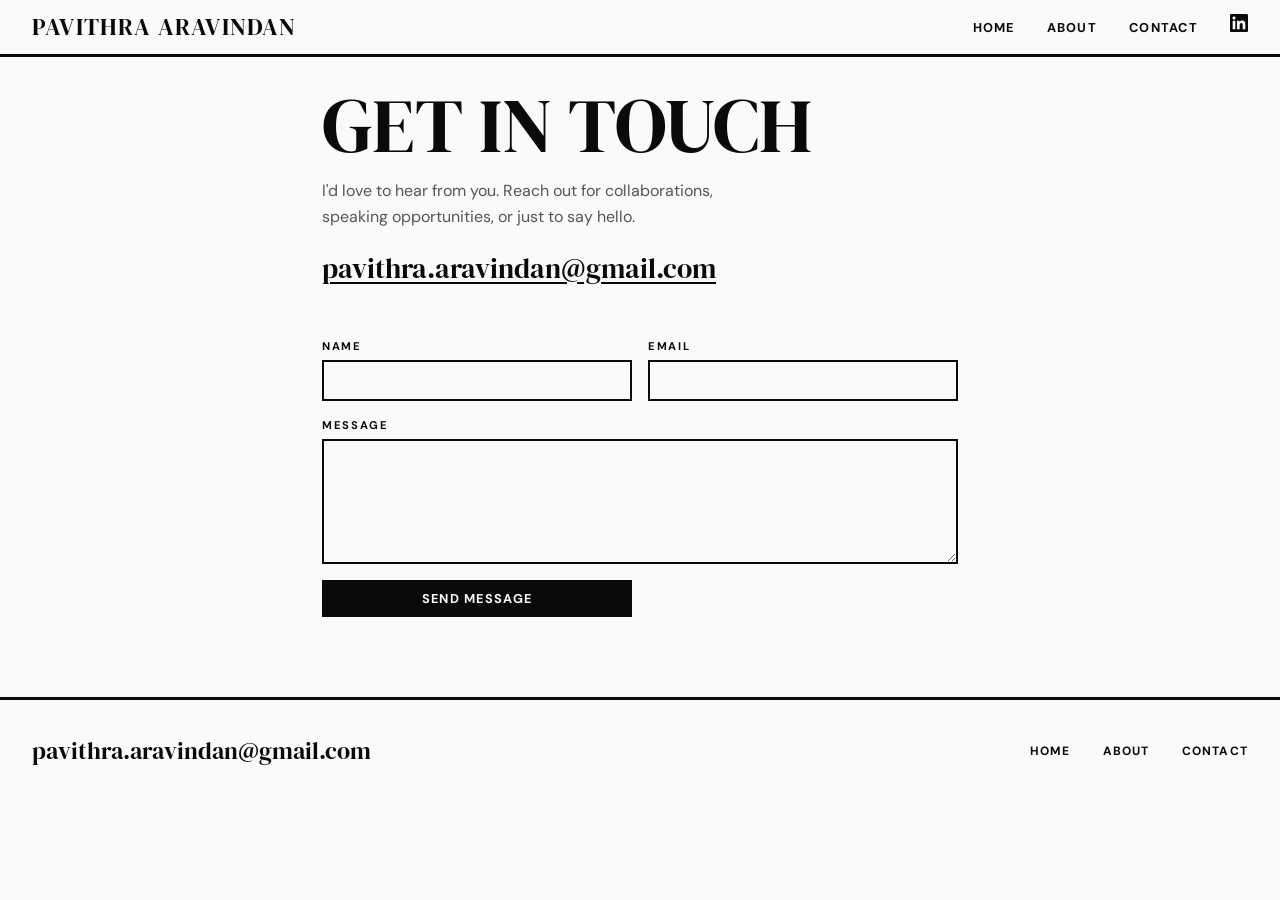
<file: site-3-editorial/contact.html>
<!DOCTYPE html>
<html lang="en">
<head>
  <meta charset="UTF-8">
  <meta name="viewport" content="width=device-width, initial-scale=1.0">
  <title>Contact - Pavithra Aravindan</title>
  <link rel="preconnect" href="https://fonts.googleapis.com">
  <link rel="preconnect" href="https://fonts.gstatic.com" crossorigin>
  <link href="https://fonts.googleapis.com/css2?family=DM+Serif+Display&family=DM+Sans:wght@300;400;500;700&display=swap" rel="stylesheet">
  <link rel="stylesheet" href="styles.css">
</head>
<body>
  <header class="site-header">
    <nav class="nav-container">
      <a href="index.html" class="logo">Pavithra Aravindan</a>
      <button class="mobile-menu-btn" aria-label="Toggle menu">
        <span></span>
        <span></span>
        <span></span>
      </button>
      <ul class="nav-links">
        <li><a href="index.html">Home</a></li>
        <li><a href="about.html">About</a></li>
        <li><a href="contact.html">Contact</a></li>
        <li>
          <a href="https://www.linkedin.com/in/pavithraaravindan/" target="_blank" rel="noopener noreferrer" class="nav-linkedin" aria-label="LinkedIn">
            <svg xmlns="http://www.w3.org/2000/svg" width="18" height="18" viewBox="0 0 24 24" fill="currentColor">
              <path d="M20.447 20.452h-3.554v-5.569c0-1.328-.027-3.037-1.852-3.037-1.853 0-2.136 1.445-2.136 2.939v5.667H9.351V9h3.414v1.561h.046c.477-.9 1.637-1.85 3.37-1.85 3.601 0 4.267 2.37 4.267 5.455v6.286zM5.337 7.433c-1.144 0-2.063-.926-2.063-2.065 0-1.138.92-2.063 2.063-2.063 1.14 0 2.064.925 2.064 2.063 0 1.139-.925 2.065-2.064 2.065zm1.782 13.019H3.555V9h3.564v11.452zM22.225 0H1.771C.792 0 0 .774 0 1.729v20.542C0 23.227.792 24 1.771 24h20.451C23.2 24 24 23.227 24 22.271V1.729C24 .774 23.2 0 22.222 0h.003z"/>
            </svg>
          </a>
        </li>
      </ul>
    </nav>
  </header>

  <main class="contact-page">
    <section class="contact-content">
      <h1>Get in Touch</h1>
      <p>I'd love to hear from you. Reach out for collaborations, speaking opportunities, or just to say hello.</p>
      <a href="mailto:pavithra.aravindan@gmail.com" class="contact-email">pavithra.aravindan@gmail.com</a>

      <form class="contact-form" action="https://formspree.io/f/xkonrawe" method="POST">
        <div class="form-group">
          <label for="name">Name</label>
          <input type="text" id="name" name="name" required>
        </div>
        <div class="form-group">
          <label for="email">Email</label>
          <input type="email" id="email" name="email" required>
        </div>
        <div class="form-group">
          <label for="message">Message</label>
          <textarea id="message" name="message" rows="5" required></textarea>
        </div>
        <button type="submit" class="submit-btn">Send Message</button>
      </form>
    </section>
  </main>

  <footer class="site-footer">
    <div class="footer-content">
      <a href="mailto:pavithra.aravindan@gmail.com" class="footer-email">pavithra.aravindan@gmail.com</a>
      <nav class="footer-nav">
        <a href="index.html">Home</a>
        <a href="about.html">About</a>
        <a href="contact.html">Contact</a>
      </nav>
    </div>
  </footer>

  <script>
    document.querySelector('.mobile-menu-btn').addEventListener('click', function() {
      this.classList.toggle('open');
      document.querySelector('.nav-links').classList.toggle('open');
    });
  </script>
</body>
</html>
</file>
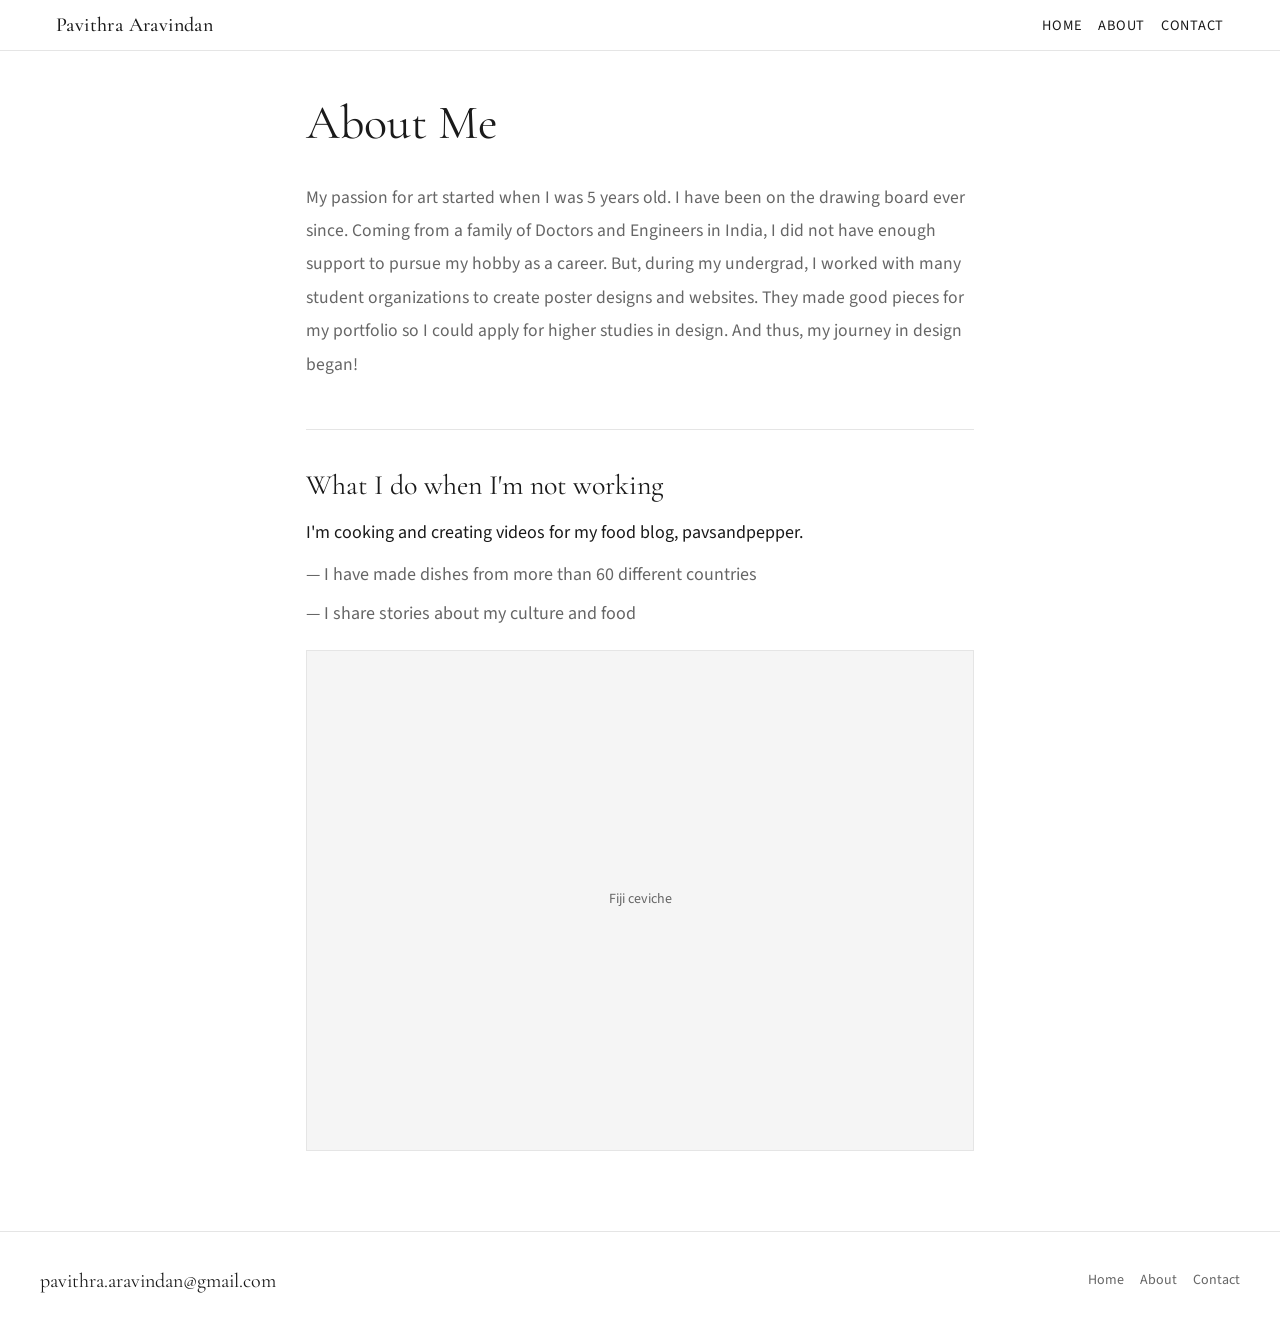
<file: discarded_again/site-1-minimal/about.html>
<!DOCTYPE html>
<html lang="en">
<head>
  <meta charset="UTF-8">
  <meta name="viewport" content="width=device-width, initial-scale=1.0">
  <title>About - Pavithra Aravindan</title>
  <link rel="preconnect" href="https://fonts.googleapis.com">
  <link rel="preconnect" href="https://fonts.gstatic.com" crossorigin>
  <link href="https://fonts.googleapis.com/css2?family=Cormorant+Garamond:wght@400;500;600&family=Source+Sans+3:wght@300;400;500;600&display=swap" rel="stylesheet">
  <link rel="stylesheet" href="styles.css">
</head>
<body>
  <header class="site-header">
    <nav class="nav-container">
      <a href="index.html" class="logo">Pavithra Aravindan</a>
      <button class="mobile-menu-btn" aria-label="Toggle menu">
        <span></span>
        <span></span>
        <span></span>
      </button>
      <ul class="nav-links">
        <li><a href="index.html">Home</a></li>
        <li><a href="about.html">About</a></li>
        <li><a href="contact.html">Contact</a></li>
      </ul>
    </nav>
  </header>

  <main class="about-page">
    <section class="about-intro">
      <h1>About Me</h1>
      <p>My passion for art started when I was 5 years old. I have been on the drawing board ever since. Coming from a family of Doctors and Engineers in India, I did not have enough support to pursue my hobby as a career. But, during my undergrad, I worked with many student organizations to create poster designs and websites. They made good pieces for my portfolio so I could apply for higher studies in design. And thus, my journey in design began!</p>
    </section>

    <section class="about-hobby">
      <h2>What I do when I'm not working</h2>
      <p>I'm cooking and creating videos for my food blog, pavsandpepper.</p>
      <ul>
        <li>I have made dishes from more than 60 different countries</li>
        <li>I share stories about my culture and food</li>
      </ul>
      <div class="placeholder-image" style="aspect-ratio: 4/3;">Fiji ceviche</div>
    </section>
  </main>

  <footer class="site-footer">
    <div class="footer-content">
      <a href="mailto:pavithra.aravindan@gmail.com" class="footer-email">pavithra.aravindan@gmail.com</a>
      <nav class="footer-nav">
        <a href="index.html">Home</a>
        <a href="about.html">About</a>
        <a href="contact.html">Contact</a>
      </nav>
    </div>
  </footer>

  <script>
    document.querySelector('.mobile-menu-btn').addEventListener('click', function() {
      this.classList.toggle('open');
      document.querySelector('.nav-links').classList.toggle('open');
    });
  </script>
</body>
</html>
</file>
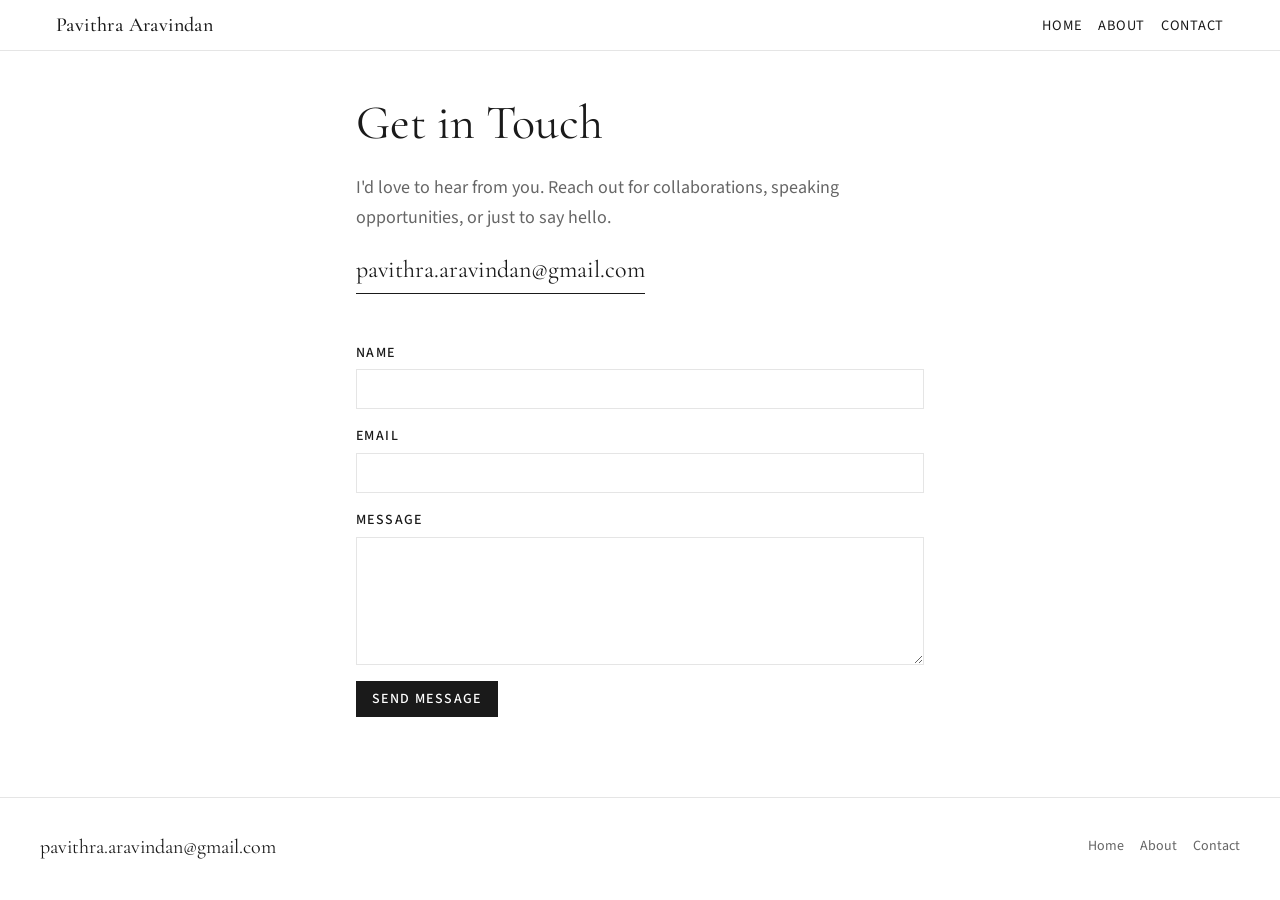
<file: discarded_again/site-1-minimal/contact.html>
<!DOCTYPE html>
<html lang="en">
<head>
  <meta charset="UTF-8">
  <meta name="viewport" content="width=device-width, initial-scale=1.0">
  <title>Contact - Pavithra Aravindan</title>
  <link rel="preconnect" href="https://fonts.googleapis.com">
  <link rel="preconnect" href="https://fonts.gstatic.com" crossorigin>
  <link href="https://fonts.googleapis.com/css2?family=Cormorant+Garamond:wght@400;500;600&family=Source+Sans+3:wght@300;400;500;600&display=swap" rel="stylesheet">
  <link rel="stylesheet" href="styles.css">
</head>
<body>
  <header class="site-header">
    <nav class="nav-container">
      <a href="index.html" class="logo">Pavithra Aravindan</a>
      <button class="mobile-menu-btn" aria-label="Toggle menu">
        <span></span>
        <span></span>
        <span></span>
      </button>
      <ul class="nav-links">
        <li><a href="index.html">Home</a></li>
        <li><a href="about.html">About</a></li>
        <li><a href="contact.html">Contact</a></li>
      </ul>
    </nav>
  </header>

  <main class="contact-page">
    <section class="contact-content">
      <h1>Get in Touch</h1>
      <p>I'd love to hear from you. Reach out for collaborations, speaking opportunities, or just to say hello.</p>
      <a href="mailto:pavithra.aravindan@gmail.com" class="contact-email">pavithra.aravindan@gmail.com</a>

      <form class="contact-form">
        <div class="form-group">
          <label for="name">Name</label>
          <input type="text" id="name" name="name" required>
        </div>
        <div class="form-group">
          <label for="email">Email</label>
          <input type="email" id="email" name="email" required>
        </div>
        <div class="form-group">
          <label for="message">Message</label>
          <textarea id="message" name="message" rows="5" required></textarea>
        </div>
        <button type="submit" class="submit-btn">Send Message</button>
      </form>
    </section>
  </main>

  <footer class="site-footer">
    <div class="footer-content">
      <a href="mailto:pavithra.aravindan@gmail.com" class="footer-email">pavithra.aravindan@gmail.com</a>
      <nav class="footer-nav">
        <a href="index.html">Home</a>
        <a href="about.html">About</a>
        <a href="contact.html">Contact</a>
      </nav>
    </div>
  </footer>

  <script>
    document.querySelector('.mobile-menu-btn').addEventListener('click', function() {
      this.classList.toggle('open');
      document.querySelector('.nav-links').classList.toggle('open');
    });
  </script>
</body>
</html>
</file>
<file: site-3-editorial/styles.css>
:root {
  --color-bg: #fafafa;
  --color-text: #0a0a0a;
  --color-text-secondary: #555555;
  --color-border: #0a0a0a;
  --color-accent: #2563eb;
  --font-heading: 'DM Serif Display', Georgia, serif;
  --font-body: 'DM Sans', system-ui, sans-serif;
  --max-width: 1400px;
  --spacing-xs: 0.25rem;
  --spacing-sm: 0.5rem;
  --spacing-md: 1rem;
  --spacing-lg: 2rem;
  --spacing-xl: 3rem;
}

* {
  margin: 0;
  padding: 0;
  box-sizing: border-box;
}

html {
  scroll-behavior: smooth;
}

body {
  font-family: var(--font-body);
  font-size: 16px;
  line-height: 1.6;
  color: var(--color-text);
  background: var(--color-bg);
}

a {
  color: inherit;
  text-decoration: none;
}

ul,
ol {
  list-style-position: inside;
}

.site-header {
  position: sticky;
  top: 0;
  background: var(--color-bg);
  border-bottom: 3px solid var(--color-text);
  z-index: 100;
}

.nav-container {
  max-width: var(--max-width);
  margin: 0 auto;
  padding: var(--spacing-sm) var(--spacing-lg);
  display: flex;
  justify-content: space-between;
  align-items: center;
}

.logo {
  font-family: var(--font-heading);
  font-size: 1.5rem;
  font-weight: 400;
  text-transform: uppercase;
  letter-spacing: 0.05em;
}

.logo-hidden {
  visibility: hidden;
}

.nav-links {
  display: flex;
  gap: var(--spacing-lg);
  list-style: none;
}

.nav-links a {
  font-size: 0.8rem;
  font-weight: 700;
  letter-spacing: 0.1em;
  text-transform: uppercase;
  transition: color 0.2s;
}

.nav-links a:hover {
  color: var(--color-accent);
}

.nav-linkedin {
  display: inline-flex;
  align-items: center;
  justify-content: center;
}

.nav-linkedin svg {
  transition: transform 0.2s ease;
}

.nav-linkedin:hover svg {
  transform: scale(1.1);
}

.mobile-menu-btn {
  display: none;
  flex-direction: column;
  gap: 6px;
  background: none;
  border: none;
  cursor: pointer;
  padding: 5px;
}

.mobile-menu-btn span {
  width: 28px;
  height: 3px;
  background: var(--color-text);
  transition: all 0.3s;
}

main {
  max-width: var(--max-width);
  margin: 0 auto;
  padding: var(--spacing-lg) var(--spacing-lg);
}

.hero {
  display: grid;
  grid-template-columns: 2fr 1fr;
  gap: var(--spacing-lg);
  padding: var(--spacing-xl) 0;
  border-bottom: 1px solid var(--color-border);
}

.hero h1 {
  font-family: var(--font-heading);
  font-size: clamp(4rem, 10vw, 8rem);
  font-weight: 400;
  line-height: 0.9;
  letter-spacing: -0.03em;
  text-transform: uppercase;
}

.hero .bio {
  font-size: 1rem;
  line-height: 1.7;
  color: var(--color-text-secondary);
  align-self: end;
}

.linkedin-link {
  display: inline-flex;
  align-items: center;
  justify-content: center;
  width: 44px;
  height: 44px;
  border: 2px solid var(--color-text);
  border-radius: 50%;
  color: var(--color-text);
  transition: all 0.2s ease;
  margin-top: var(--spacing-md);
}

.linkedin-link:hover {
  background: var(--color-text);
  color: var(--color-bg);
  transform: translateY(-2px);
}

.linkedin-link svg {
  width: 22px;
  height: 22px;
}

.projects {
  padding: var(--spacing-xl) 0;
}

.projects h2 {
  font-family: var(--font-body);
  font-size: 0.7rem;
  font-weight: 700;
  text-transform: uppercase;
  letter-spacing: 0.2em;
  margin-bottom: var(--spacing-lg);
  display: flex;
  align-items: center;
  gap: var(--spacing-sm);
}

.projects h2::after {
  content: "";
  flex: 1;
  height: 1px;
  background: var(--color-border);
}

.project-grid {
  display: grid;
  grid-template-columns: 1fr 1fr;
  gap: var(--spacing-md);
}

.project-card {
  display: block;
  border: 2px solid var(--color-border);
  transition: all 0.2s;
  position: relative;
}

.project-card:hover {
  background: var(--color-text);
  color: var(--color-bg);
}

.project-card h3 {
  font-family: var(--font-heading);
  font-size: 1.75rem;
  font-weight: 400;
  padding: var(--spacing-md);
  padding-bottom: var(--spacing-xs);
  line-height: 1.2;
}

.project-card p {
  font-size: 0.9rem;
  padding: 0 var(--spacing-md) var(--spacing-md);
}

.placeholder-image {
  background: #e0e0e0;
  display: flex;
  align-items: center;
  justify-content: center;
  color: var(--color-text-secondary);
  font-size: 0.75rem;
  font-weight: 700;
  text-transform: uppercase;
  letter-spacing: 0.1em;
}

.amazon-work,
.media,
.awards {
  padding: var(--spacing-lg) 0;
  border-top: 1px solid var(--color-border);
}

.amazon-work {
  display: grid;
  grid-template-columns: 200px 1fr;
  gap: var(--spacing-lg);
}

.media {
  display: grid;
  grid-template-columns: 200px 1fr;
  gap: var(--spacing-lg);
}

.awards {
  display: grid;
  grid-template-columns: 200px 1fr;
  gap: var(--spacing-lg);
}

.amazon-work h2,
.media h2,
.awards h2 {
  font-family: var(--font-body);
  font-size: 0.7rem;
  font-weight: 700;
  text-transform: uppercase;
  letter-spacing: 0.2em;
}

.amazon-work ul,
.media ul,
.awards ul {
  list-style: none;
  column-count: 2;
  column-gap: var(--spacing-lg);
}

.amazon-work li,
.media li,
.awards li {
  padding: var(--spacing-xs) 0;
  break-inside: avoid;
  font-size: 0.95rem;
}

.site-footer {
  border-top: 3px solid var(--color-text);
  padding: var(--spacing-lg) var(--spacing-lg);
  margin-top: var(--spacing-xl);
}

.footer-content {
  max-width: var(--max-width);
  margin: 0 auto;
  display: flex;
  justify-content: space-between;
  align-items: center;
}

.footer-email {
  font-family: var(--font-heading);
  font-size: 1.5rem;
}

.footer-email:hover {
  color: var(--color-accent);
}

.footer-nav {
  display: flex;
  gap: var(--spacing-lg);
}

.footer-nav a {
  font-size: 0.75rem;
  font-weight: 700;
  text-transform: uppercase;
  letter-spacing: 0.1em;
  transition: color 0.2s;
}

.footer-nav a:hover {
  color: var(--color-accent);
}

.about-page {
  max-width: 1000px;
}

.about-hero {
  display: grid;
  grid-template-columns: 1.5fr 1fr;
  gap: var(--spacing-xl);
  align-items: center;
  padding-bottom: var(--spacing-xl);
  border-bottom: 1px solid rgba(0, 0, 0, 0.1);
}

.about-hero-content h1 {
  font-family: var(--font-heading);
  font-size: clamp(3rem, 6vw, 5rem);
  font-weight: 400;
  line-height: 0.95;
  text-transform: uppercase;
  margin-bottom: var(--spacing-lg);
}

.about-hero-content p {
  font-size: 1rem;
  line-height: 1.8;
  color: var(--color-text-secondary);
}

.about-hero-image img {
  width: 100%;
  height: auto;
  border-radius: 4px;
  border: 1px solid rgba(0, 0, 0, 0.1);
}

.about-section {
  margin-top: var(--spacing-xl);
  background: #fff;
  border: 1px solid rgba(0, 0, 0, 0.08);
  border-radius: 4px;
  padding: var(--spacing-lg);
  box-shadow: 0 1px 3px rgba(0, 0, 0, 0.04);
}

.about-section h2 {
  font-family: var(--font-body);
  font-size: 0.75rem;
  font-weight: 700;
  text-transform: uppercase;
  letter-spacing: 0.15em;
  margin-bottom: var(--spacing-md);
  display: flex;
  align-items: center;
  gap: var(--spacing-sm);
  padding-bottom: var(--spacing-sm);
  border-bottom: 1px solid rgba(0, 0, 0, 0.06);
}

.about-section h2::before {
  content: "";
  width: 16px;
  height: 3px;
  background: var(--color-accent);
  border-radius: 2px;
}

.about-section-content {
  display: grid;
  grid-template-columns: 1fr 1fr;
  gap: var(--spacing-lg);
  align-items: start;
}

.about-section-text p {
  margin-bottom: var(--spacing-md);
  line-height: 1.7;
}

.about-section-text ul {
  list-style: none;
}

.about-section-text li {
  font-size: 0.95rem;
  padding: var(--spacing-xs) 0;
}

.about-section-text li::before {
  content: "→";
  margin-right: var(--spacing-sm);
  color: var(--color-accent);
}

.about-section-image img {
  width: 100%;
  height: auto;
  border-radius: 4px;
  border: 1px solid rgba(0, 0, 0, 0.1);
}

.contact-page {
  max-width: 700px;
}

.contact-content h1 {
  font-family: var(--font-heading);
  font-size: clamp(3rem, 6vw, 5rem);
  font-weight: 400;
  text-transform: uppercase;
  line-height: 0.95;
  margin-bottom: var(--spacing-md);
}

.contact-content>p {
  color: var(--color-text-secondary);
  margin-bottom: var(--spacing-md);
  max-width: 400px;
}

.contact-email {
  display: inline-block;
  font-family: var(--font-heading);
  font-size: 1.75rem;
  margin-bottom: var(--spacing-xl);
  text-decoration: underline;
  text-underline-offset: 4px;
  text-decoration-thickness: 2px;
}

.contact-email:hover {
  color: var(--color-accent);
}

.contact-form {
  display: grid;
  grid-template-columns: 1fr 1fr;
  gap: var(--spacing-md);
}

.form-group {
  display: flex;
  flex-direction: column;
  gap: var(--spacing-xs);
}

.form-group:last-of-type {
  grid-column: 1 / -1;
}

.form-group label {
  font-size: 0.7rem;
  font-weight: 700;
  text-transform: uppercase;
  letter-spacing: 0.15em;
}

.form-group input,
.form-group textarea {
  font-family: var(--font-body);
  font-size: 1rem;
  padding: var(--spacing-sm);
  border: 2px solid var(--color-border);
  background: transparent;
  transition: border-color 0.2s;
}

.form-group input:focus,
.form-group textarea:focus {
  outline: none;
  border-color: var(--color-accent);
}

.submit-btn {
  font-family: var(--font-body);
  font-size: 0.8rem;
  font-weight: 700;
  text-transform: uppercase;
  letter-spacing: 0.1em;
  padding: var(--spacing-sm) var(--spacing-lg);
  background: var(--color-text);
  color: var(--color-bg);
  border: 2px solid var(--color-text);
  cursor: pointer;
  transition: all 0.2s;
  grid-column: 1;
}

.submit-btn:hover {
  background: var(--color-accent);
  border-color: var(--color-accent);
}

.case-study {
  max-width: 1200px;
}

.case-study.with-toc {
  position: relative;
  max-width: 1200px;
}

.toc-sidebar {
  position: fixed;
  right: 30px;
  top: 50%;
  transform: translateY(-50%);
  z-index: 50;
  padding: var(--spacing-sm);
  background: rgba(255, 255, 255, 0.9);
  backdrop-filter: blur(10px);
  border-radius: 8px;
  box-shadow: 0 2px 10px rgba(0, 0, 0, 0.08);
}

.toc-list {
  list-style: none;
  border-left: 1px solid rgba(0, 0, 0, 0.1);
  padding-left: 0;
  margin: 0;
}

.toc-list li {
  margin-bottom: 2px;
}

.toc-link {
  display: block;
  font-size: 0.6rem;
  font-weight: 500;
  text-transform: uppercase;
  letter-spacing: 0.03em;
  color: var(--color-text-secondary);
  padding: 4px 8px;
  margin-left: -1px;
  border-left: 2px solid transparent;
  transition: all 0.2s ease;
  white-space: nowrap;
}

.toc-link:hover {
  color: var(--color-text);
}

.toc-link.active {
  color: var(--color-accent);
  border-left-color: var(--color-accent);
  font-weight: 700;
}

.case-study-header {
  margin-bottom: var(--spacing-lg);
  display: grid;
  grid-template-columns: 2fr 1fr;
  gap: var(--spacing-lg);
}

.case-study-header h1 {
  font-family: var(--font-heading);
  font-size: clamp(2.5rem, 5vw, 4rem);
  font-weight: 400;
  line-height: 1;
  text-transform: uppercase;
}

.case-study-header .subtitle {
  font-size: 1.1rem;
  color: var(--color-text-secondary);
  grid-column: 2;
  grid-row: 1;
  align-self: end;
}

.meta {
  display: grid;
  grid-template-columns: repeat(2, 1fr);
  gap: var(--spacing-lg);
  padding: var(--spacing-md) 0;
  border-top: 1px solid rgba(0, 0, 0, 0.1);
  border-bottom: 1px solid rgba(0, 0, 0, 0.1);
  grid-column: 1 / -1;
}

.meta.meta-4col {
  grid-template-columns: repeat(4, 1fr);
}

.meta-item {
  display: flex;
  flex-direction: column;
  gap: 2px;
}

.meta-label {
  font-size: 0.65rem;
  font-weight: 700;
  text-transform: uppercase;
  letter-spacing: 0.15em;
  color: var(--color-text-secondary);
}

.meta-value {
  font-size: 0.9rem;
}

.hero-image {
  margin-bottom: var(--spacing-xl);
  border: 2px solid var(--color-border);
}

.case-section {
  margin-bottom: var(--spacing-lg);
  background: #fff;
  border: 1px solid rgba(0, 0, 0, 0.08);
  border-radius: 4px;
  padding: var(--spacing-lg);
  box-shadow: 0 1px 3px rgba(0, 0, 0, 0.04);
}

.case-section h2 {
  font-family: var(--font-body);
  font-size: 0.75rem;
  font-weight: 700;
  text-transform: uppercase;
  letter-spacing: 0.15em;
  margin-bottom: var(--spacing-md);
  display: flex;
  align-items: center;
  gap: var(--spacing-sm);
  padding-bottom: var(--spacing-sm);
  border-bottom: 1px solid rgba(0, 0, 0, 0.06);
}

.case-section h2::before {
  content: "";
  width: 16px;
  height: 3px;
  background: var(--color-accent);
  border-radius: 2px;
}

.case-section h3 {
  font-family: var(--font-heading);
  font-size: 1.5rem;
  font-weight: 400;
  margin: var(--spacing-md) 0 var(--spacing-sm);
}

.case-section p {
  margin-bottom: var(--spacing-md);
}

.case-section ul,
.case-section ol {
  margin-bottom: var(--spacing-md);
  list-style: none;
}

.case-section li {
  margin-bottom: var(--spacing-xs);
}

.case-section ul li::before {
  content: "→";
  margin-right: var(--spacing-sm);
  color: var(--color-accent);
}

.comparison-grid {
  display: grid;
  grid-template-columns: 1fr 1fr;
  gap: var(--spacing-lg);
}

.comparison-col {
  padding: 0;
}

.comparison-col h3 {
  font-family: var(--font-heading);
  font-size: 1.5rem;
  margin-bottom: var(--spacing-sm);
  margin-top: 0;
  color: #2a2a2a;
}

.comparison-col ul {
  list-style: none;
}

.comparison-col li {
  padding: var(--spacing-xs) 0;
}

.comparison-col li::before {
  content: "→";
  margin-right: var(--spacing-sm);
  color: var(--color-accent);
}

.comparison-image {
  width: 100%;
  height: auto;
  display: block;
  margin-top: var(--spacing-md);
  border: 1px solid rgba(0, 0, 0, 0.1);
  border-radius: 4px;
}

.metrics-grid {
  display: grid;
  grid-template-columns: repeat(3, 1fr);
  gap: var(--spacing-lg);
}

.metric {
  text-align: center;
}

.metric-value {
  display: block;
  font-family: var(--font-heading);
  font-size: 3.5rem;
  font-weight: 400;
  line-height: 1;
  margin-bottom: var(--spacing-xs);
  color: #2a2a2a;
}

.metric-label {
  font-size: 0.85rem;
  color: var(--color-text-secondary);
}

.challenge-list {
  list-style: none;
  column-count: 1;
}

.challenge-list li {
  padding: var(--spacing-xs) 0;
}

.challenge-list li::before {
  content: "→";
  margin-right: var(--spacing-sm);
  color: var(--color-accent);
}

.solution-grid {
  display: grid;
  grid-template-columns: 1fr;
  gap: var(--spacing-sm);
  margin-top: var(--spacing-sm);
}

.solution-card {
  padding: var(--spacing-sm) 0;
  border-bottom: 1px solid rgba(0, 0, 0, 0.06);
}

.solution-card:last-child {
  border-bottom: none;
}

.solution-card h3 {
  margin-top: 0;
  margin-bottom: var(--spacing-xs);
  font-size: 1rem;
}

.solution-card p {
  font-size: 0.85rem;
  margin: 0;
  color: var(--color-text-secondary);
}

.goals-list {
  list-style: none;
  counter-reset: goals;
}

.goals-list li {
  counter-increment: goals;
  padding: var(--spacing-sm) 0;
  border-bottom: 1px solid var(--color-border);
}

.goals-list li::before {
  content: counter(goals, decimal-leading-zero);
  font-family: var(--font-heading);
  font-size: 1.5rem;
  margin-right: var(--spacing-sm);
  color: var(--color-accent);
}

.research-content {
  margin-bottom: var(--spacing-md);
  column-count: 2;
  column-gap: var(--spacing-lg);
}

.research-content h3 {
  break-after: avoid;
}

.ui-gallery {
  display: grid;
  grid-template-columns: repeat(3, 1fr);
  gap: var(--spacing-sm);
}

.testing-info {
  background: var(--color-text);
  color: var(--color-bg);
  padding: var(--spacing-md);
  margin-bottom: var(--spacing-md);
  display: inline-block;
}

.problem-solution-grid {
  display: grid;
  gap: 0;
}

.ps-item {
  display: grid;
  grid-template-columns: 1fr 1fr;
  gap: 0;
  border: 2px solid var(--color-border);
  border-bottom: none;
}

.ps-item:last-child {
  border-bottom: 2px solid var(--color-border);
}

.ps-problem,
.ps-solution {
  padding: var(--spacing-md);
}

.ps-problem {
  border-right: 2px solid var(--color-border);
}

.ps-item h4 {
  font-size: 0.65rem;
  font-weight: 700;
  text-transform: uppercase;
  letter-spacing: 0.15em;
  margin-bottom: var(--spacing-xs);
}

.ps-item p {
  margin: 0;
}

.scenario-steps {
  margin: var(--spacing-md) 0;
  list-style: none;
  counter-reset: steps;
}

.scenario-steps li {
  counter-increment: steps;
  padding: var(--spacing-xs) 0;
}

.scenario-steps li::before {
  content: counter(steps);
  font-family: var(--font-heading);
  font-size: 1.25rem;
  margin-right: var(--spacing-sm);
  color: var(--color-accent);
}

.case-nav {
  padding-top: var(--spacing-lg);
  border-top: 2px solid var(--color-border);
  display: flex;
  justify-content: space-between;
}

.case-nav a {
  font-size: 1rem;
  font-weight: 700;
  text-transform: uppercase;
  letter-spacing: 0.05em;
}

.case-nav a:hover {
  color: var(--color-accent);
}

.hero-image,
.section-image {
  width: 100%;
  height: auto;
  display: block;
  margin: var(--spacing-md) 0;
  border: 1px solid rgba(0, 0, 0, 0.1);
  border-radius: 4px;
}

.hero-image {
  margin-bottom: var(--spacing-xl);
}

.prototype-embed {
  width: 100%;
  aspect-ratio: 16 / 9;
  margin: var(--spacing-md) 0;
  border: 1px solid rgba(0, 0, 0, 0.1);
  border-radius: 4px;
  overflow: hidden;
}

.prototype-embed iframe {
  width: 100%;
  height: 100%;
  border: none;
}

.prototype-link {
  display: inline-block;
  margin-top: var(--spacing-sm);
  color: var(--color-accent);
  text-decoration: underline;
  font-size: 0.95rem;
}

.prototype-link:hover {
  opacity: 0.75;
}

.goals-grid {
  display: grid;
  grid-template-columns: repeat(3, 1fr);
  gap: 0;
  margin-top: var(--spacing-md);
}

.goal-card {
  padding: var(--spacing-md);
  border: 2px solid var(--color-border);
  border-right: none;
}

.goal-card:last-child {
  border-right: 2px solid var(--color-border);
}

.goal-number {
  display: block;
  font-family: var(--font-heading);
  font-size: 1.5rem;
  margin-bottom: var(--spacing-sm);
}

.goal-card p {
  margin: 0;
  font-size: 0.9rem;
}

.pain-points {
  display: grid;
  grid-template-columns: repeat(3, 1fr);
  gap: var(--spacing-lg);
  margin-top: var(--spacing-md);
}

.pain-point {
  text-align: center;
}

.pain-number {
  display: block;
  font-family: var(--font-heading);
  font-size: 2.5rem;
  color: #2a2a2a;
  margin-bottom: var(--spacing-xs);
}

.image-gallery {
  display: grid;
  grid-template-columns: repeat(3, 1fr);
  gap: var(--spacing-sm);
  margin-top: var(--spacing-md);
}

.image-gallery img,
.gallery-image {
  width: 100%;
  height: auto;
  display: block;
  border: 1px solid rgba(0, 0, 0, 0.1);
  border-radius: 4px;
}

.ui-gallery {
  display: grid;
  grid-template-columns: repeat(2, 1fr);
  gap: var(--spacing-sm);
  margin-top: var(--spacing-md);
}

.ui-gallery img {
  width: 100%;
  height: auto;
  display: block;
  border: 1px solid rgba(0, 0, 0, 0.1);
  border-radius: 4px;
}

.additional-gallery {
  margin: var(--spacing-md) 0;
}

.additional-gallery img {
  width: 100%;
  height: auto;
  display: block;
  border: 1px solid rgba(0, 0, 0, 0.1);
  border-radius: 4px;
}

@media (max-width: 768px) {
  .site-header {
    position: relative;
  }

  .mobile-menu-btn {
    display: flex;
  }

  .nav-links {
    position: absolute;
    top: 100%;
    left: 0;
    right: 0;
    background: var(--color-bg);
    flex-direction: column;
    padding: var(--spacing-md);
    border-bottom: 3px solid var(--color-border);
    display: none;
  }

  .nav-links.open {
    display: flex;
  }

  .mobile-menu-btn.open span:nth-child(1) {
    transform: rotate(45deg) translate(6px, 6px);
  }

  .mobile-menu-btn.open span:nth-child(2) {
    opacity: 0;
  }

  .mobile-menu-btn.open span:nth-child(3) {
    transform: rotate(-45deg) translate(6px, -6px);
  }

  .hero {
    grid-template-columns: 1fr;
  }

  .project-grid {
    grid-template-columns: 1fr;
  }

  .project-card:first-child {
    grid-row: auto;
  }

  .amazon-work,
  .media,
  .awards {
    grid-template-columns: 1fr;
    gap: var(--spacing-sm);
  }

  .amazon-work ul,
  .media ul,
  .awards ul {
    column-count: 1;
  }

  .about-hero {
    grid-template-columns: 1fr;
  }

  .about-hero-image {
    order: -1;
    max-width: 300px;
  }

  .about-section-content {
    grid-template-columns: 1fr;
  }

  .case-study-header {
    grid-template-columns: 1fr;
  }

  .case-study-header .subtitle {
    grid-column: 1;
    grid-row: auto;
  }

  .meta {
    grid-template-columns: 1fr 1fr;
  }

  .comparison-grid,
  .metrics-grid {
    grid-template-columns: 1fr;
  }

  .metric {
    padding: var(--spacing-md) 0;
    border-bottom: 1px solid rgba(0, 0, 0, 0.06);
  }

  .metric:last-child {
    border-bottom: none;
  }

  .ps-item {
    grid-template-columns: 1fr;
  }

  .ps-problem {
    border-right: none;
    border-bottom: 2px solid var(--color-border);
  }

  .challenge-list,
  .research-content {
    column-count: 1;
  }

  .ui-gallery {
    grid-template-columns: 1fr;
  }

  .contact-form {
    grid-template-columns: 1fr;
  }

  .footer-content {
    flex-direction: column;
    gap: var(--spacing-md);
    text-align: center;
  }

  .goals-grid {
    grid-template-columns: 1fr;
  }

  .goal-card {
    border-right: 2px solid var(--color-border);
    border-bottom: none;
  }

  .goal-card:last-child {
    border-bottom: 2px solid var(--color-border);
  }

  .pain-points {
    grid-template-columns: 1fr;
  }

  .image-gallery {
    grid-template-columns: 1fr;
  }

  .toc-sidebar {
    display: none;
  }
}

.lightbox {
  position: fixed;
  top: 0;
  left: 0;
  width: 100%;
  height: 100%;
  background: rgba(0, 0, 0, 0.95);
  display: flex;
  align-items: center;
  justify-content: center;
  z-index: 1000;
  opacity: 0;
  visibility: hidden;
  transition: opacity 0.3s, visibility 0.3s;
}

.lightbox.active {
  opacity: 1;
  visibility: visible;
}

.lightbox-img {
  max-width: 90%;
  max-height: 90%;
  object-fit: contain;
}

.lightbox-close {
  position: absolute;
  top: 20px;
  right: 30px;
  font-size: 3rem;
  color: #fff;
  background: none;
  border: none;
  cursor: pointer;
  line-height: 1;
}

.lightbox-close:hover {
  color: var(--color-accent);
}

.collapsible .section-toggle {
  cursor: pointer;
  display: flex;
  align-items: center;
  justify-content: space-between;
  user-select: none;
}

.collapsible .section-toggle::after {
  content: "−";
  font-size: 1.5rem;
  font-weight: 400;
  color: var(--color-accent);
  transition: transform 0.3s;
}

.collapsible:not(.open) .section-toggle::after {
  content: "+";
}

.collapsible .section-content {
  overflow: hidden;
  transition: max-height 0.4s ease, opacity 0.3s ease;
  max-height: 10000px;
  opacity: 1;
}

.collapsible:not(.open) .section-content {
  max-height: 0;
  opacity: 0;
}

.two-column-grid {
  display: grid;
  grid-template-columns: 1fr 1fr;
  gap: var(--spacing-lg);
  margin-bottom: var(--spacing-lg);
}

.two-column-grid .column h3 {
  margin-top: 0;
}

.two-column-grid .column .challenge-list {
  column-count: 1;
}

.two-column-grid .solution-grid {
  grid-template-columns: 1fr;
}

.two-column-grid .solution-card {
  border-right: 2px solid var(--color-border);
  border-bottom: none;
}

.two-column-grid .solution-card:last-child {
  border-bottom: 2px solid var(--color-border);
}

.goals-grid-clean {
  display: grid;
  grid-template-columns: repeat(3, 1fr);
  gap: var(--spacing-lg);
  margin-top: var(--spacing-md);
}

.goal-item {
  text-align: center;
}

.goal-label {
  display: block;
  font-family: var(--font-heading);
  font-size: 1.25rem;
  color: #2a2a2a;
  margin-bottom: var(--spacing-sm);
  text-transform: uppercase;
  letter-spacing: 0.05em;
}

.goal-item p {
  margin: 0;
  font-size: 0.95rem;
  max-width: none;
}

.goals-grid-clean+p,
.goals-grid-clean p {
  max-width: none;
}

.subsection-row {
  display: grid;
  grid-template-columns: 1fr 1.5fr;
  gap: var(--spacing-lg);
  align-items: center;
  margin-top: var(--spacing-lg);
  padding-top: var(--spacing-lg);
  border-top: 1px solid rgba(0, 0, 0, 0.08);
}

.subsection-text h3 {
  margin-top: 0;
  font-size: 1.25rem;
}

.subsection-text p {
  margin-bottom: 0;
}

.subsection-image img {
  width: 100%;
  height: auto;
  display: block;
  border: 1px solid rgba(0, 0, 0, 0.1);
  border-radius: 4px;
}

.subsection-full {
  margin-top: var(--spacing-lg);
  padding-top: var(--spacing-lg);
  border-top: 1px solid rgba(0, 0, 0, 0.08);
}

.subsection-full h3 {
  margin-top: 0;
  font-size: 1.25rem;
}

.subsection-first {
  margin-top: 0;
}

.subsection-first h3 {
  margin-top: 0;
  font-size: 1.25rem;
}

.ui-gallery-compact {
  display: grid;
  grid-template-columns: repeat(4, 1fr);
  gap: var(--spacing-xs);
  margin-top: var(--spacing-md);
}

.ui-gallery-compact img {
  width: 100%;
  height: auto;
  display: block;
  border: 1px solid rgba(0, 0, 0, 0.1);
  border-radius: 2px;
}

.two-image-row {
  display: grid;
  grid-template-columns: repeat(2, 1fr);
  gap: var(--spacing-sm);
  margin-top: var(--spacing-md);
  max-width: 70%;
}

.two-image-row img {
  width: 100%;
  height: auto;
  display: block;
  border: 1px solid rgba(0, 0, 0, 0.1);
  border-radius: 4px;
}

.three-image-row {
  display: grid;
  grid-template-columns: repeat(3, 1fr);
  gap: var(--spacing-sm);
  margin-top: var(--spacing-md);
}

.three-image-row img {
  width: 100%;
  height: auto;
  display: block;
  border: 1px solid rgba(0, 0, 0, 0.1);
  border-radius: 4px;
}

.single-column-images {
  display: flex;
  flex-direction: column;
  gap: var(--spacing-sm);
  margin-top: var(--spacing-md);
}

.single-column-images img {
  width: 100%;
  height: auto;
  display: block;
  border: 1px solid rgba(0, 0, 0, 0.1);
  border-radius: 4px;
}

.grid-2x3 {
  display: grid;
  grid-template-columns: repeat(3, 1fr);
  gap: var(--spacing-sm);
  margin-top: var(--spacing-md);
}

.grid-2x3 img {
  width: 100%;
  height: auto;
  display: block;
  border: 1px solid rgba(0, 0, 0, 0.1);
  border-radius: 4px;
}

@media (max-width: 768px) {
  .two-column-grid {
    grid-template-columns: 1fr;
  }

  .goals-grid-clean {
    grid-template-columns: 1fr;
  }

  .subsection-row {
    grid-template-columns: 1fr;
  }

  .ui-gallery-compact {
    grid-template-columns: repeat(2, 1fr);
  }

  .two-image-row {
    grid-template-columns: 1fr;
  }

  .three-image-row {
    grid-template-columns: 1fr;
  }

  .grid-2x3 {
    grid-template-columns: repeat(2, 1fr);
  }

  .toc-sidebar {
    display: none;
  }

  .meta.meta-4col {
    grid-template-columns: repeat(2, 1fr);
  }
}

.password-overlay {
  position: fixed;
  top: 0;
  left: 0;
  width: 100%;
  height: 100%;
  background: var(--color-bg);
  z-index: 9999;
  display: flex;
  align-items: center;
  justify-content: center;
}

.password-overlay.hidden {
  display: none;
}

.password-container {
  text-align: center;
  max-width: 400px;
  padding: var(--spacing-lg);
}

.password-container h2 {
  font-family: var(--font-heading);
  font-size: 2rem;
  font-weight: 400;
  text-transform: uppercase;
  margin-bottom: var(--spacing-sm);
}

.password-container p {
  color: var(--color-text-secondary);
  margin-bottom: var(--spacing-lg);
}

.password-form {
  display: flex;
  flex-direction: column;
  gap: var(--spacing-md);
}

.password-input {
  font-family: var(--font-body);
  font-size: 1rem;
  padding: var(--spacing-sm) var(--spacing-md);
  border: 2px solid var(--color-border);
  background: transparent;
  text-align: center;
  transition: border-color 0.2s;
}

.password-input:focus {
  outline: none;
  border-color: var(--color-accent);
}

.password-submit {
  font-family: var(--font-body);
  font-size: 0.8rem;
  font-weight: 700;
  text-transform: uppercase;
  letter-spacing: 0.1em;
  padding: var(--spacing-sm) var(--spacing-lg);
  background: var(--color-text);
  color: var(--color-bg);
  border: 2px solid var(--color-text);
  cursor: pointer;
  transition: all 0.2s;
}

.password-submit:hover {
  background: var(--color-accent);
  border-color: var(--color-accent);
}

.password-error {
  color: #dc2626;
  font-size: 0.85rem;
  display: none;
}

.password-error.show {
  display: block;
}

.lead-text {
  font-size: 1.5rem;
  font-weight: 500;
  line-height: 1.4;
  color: var(--color-text);
  margin-bottom: var(--spacing-lg);
}
</file>
<file: discarded_again/site-1-minimal/styles.css>
:root {
  --color-bg: #ffffff;
  --color-text: #1a1a1a;
  --color-text-secondary: #666666;
  --color-border: #e5e5e5;
  --color-accent: #888888;
  --font-heading: 'Cormorant Garamond', Georgia, serif;
  --font-body: 'Source Sans 3', system-ui, sans-serif;
  --max-width: 1200px;
  --spacing-xs: 0.25rem;
  --spacing-sm: 0.5rem;
  --spacing-md: 1rem;
  --spacing-lg: 2rem;
  --spacing-xl: 3rem;
}

* {
  margin: 0;
  padding: 0;
  box-sizing: border-box;
}

html {
  scroll-behavior: smooth;
}

body {
  font-family: var(--font-body);
  font-size: 18px;
  line-height: 1.7;
  color: var(--color-text);
  background: var(--color-bg);
}

a {
  color: inherit;
  text-decoration: none;
}

ul, ol {
  list-style-position: inside;
}

.site-header {
  position: sticky;
  top: 0;
  background: var(--color-bg);
  border-bottom: 1px solid var(--color-border);
  z-index: 100;
}

.nav-container {
  max-width: var(--max-width);
  margin: 0 auto;
  padding: var(--spacing-sm) var(--spacing-md);
  display: flex;
  justify-content: space-between;
  align-items: center;
}

.logo {
  font-family: var(--font-heading);
  font-size: 1.25rem;
  font-weight: 500;
  letter-spacing: 0.02em;
}

.nav-links {
  display: flex;
  gap: var(--spacing-md);
  list-style: none;
}

.nav-links a {
  font-size: 0.9rem;
  font-weight: 400;
  letter-spacing: 0.05em;
  text-transform: uppercase;
  transition: color 0.2s;
}

.nav-links a:hover {
  color: var(--color-accent);
}

.mobile-menu-btn {
  display: none;
  flex-direction: column;
  gap: 5px;
  background: none;
  border: none;
  cursor: pointer;
  padding: 5px;
}

.mobile-menu-btn span {
  width: 24px;
  height: 2px;
  background: var(--color-text);
  transition: all 0.3s;
}

main {
  max-width: var(--max-width);
  margin: 0 auto;
  padding: var(--spacing-lg) var(--spacing-md);
}

.hero {
  text-align: center;
  padding: var(--spacing-xl) 0;
  max-width: 800px;
  margin: 0 auto;
}

.hero h1 {
  font-family: var(--font-heading);
  font-size: clamp(2.5rem, 5vw, 4rem);
  font-weight: 400;
  margin-bottom: var(--spacing-md);
  letter-spacing: -0.02em;
}

.hero .bio {
  font-size: 1.1rem;
  color: var(--color-text-secondary);
  line-height: 1.8;
}

.projects {
  padding: var(--spacing-xl) 0;
}

.projects h2 {
  font-family: var(--font-heading);
  font-size: 1rem;
  font-weight: 400;
  text-transform: uppercase;
  letter-spacing: 0.15em;
  color: var(--color-text-secondary);
  margin-bottom: var(--spacing-lg);
}

.project-grid {
  display: grid;
  grid-template-columns: repeat(auto-fit, minmax(400px, 1fr));
  gap: var(--spacing-lg);
}

.project-card {
  display: block;
  transition: transform 0.3s;
}

.project-card:hover {
  transform: translateY(-4px);
}

.project-card h3 {
  font-family: var(--font-heading);
  font-size: 1.5rem;
  font-weight: 500;
  margin: var(--spacing-sm) 0 var(--spacing-xs);
  line-height: 1.3;
}

.project-card p {
  color: var(--color-text-secondary);
  font-size: 1rem;
}

.placeholder-image {
  background: #f5f5f5;
  display: flex;
  align-items: center;
  justify-content: center;
  color: var(--color-text-secondary);
  font-size: 0.875rem;
  border: 1px solid var(--color-border);
}

.amazon-work,
.media,
.awards {
  padding: var(--spacing-lg) 0;
  border-top: 1px solid var(--color-border);
}

.amazon-work h2,
.media h2,
.awards h2 {
  font-family: var(--font-heading);
  font-size: 1rem;
  font-weight: 400;
  text-transform: uppercase;
  letter-spacing: 0.15em;
  color: var(--color-text-secondary);
  margin-bottom: var(--spacing-md);
}

.amazon-work ul,
.media ul,
.awards ul {
  list-style: none;
}

.amazon-work li,
.media li,
.awards li {
  padding: var(--spacing-xs) 0;
  border-bottom: 1px solid var(--color-border);
}

.amazon-work li:last-child,
.media li:last-child,
.awards li:last-child {
  border-bottom: none;
}

.site-footer {
  border-top: 1px solid var(--color-border);
  padding: var(--spacing-lg) var(--spacing-md);
  margin-top: var(--spacing-xl);
}

.footer-content {
  max-width: var(--max-width);
  margin: 0 auto;
  display: flex;
  justify-content: space-between;
  align-items: center;
  flex-wrap: wrap;
  gap: var(--spacing-md);
}

.footer-email {
  font-family: var(--font-heading);
  font-size: 1.25rem;
}

.footer-email:hover {
  color: var(--color-accent);
}

.footer-nav {
  display: flex;
  gap: var(--spacing-md);
}

.footer-nav a {
  font-size: 0.875rem;
  color: var(--color-text-secondary);
  transition: color 0.2s;
}

.footer-nav a:hover {
  color: var(--color-text);
}

.about-page {
  max-width: 700px;
}

.about-intro h1 {
  font-family: var(--font-heading);
  font-size: clamp(2rem, 4vw, 3rem);
  font-weight: 400;
  margin-bottom: var(--spacing-md);
}

.about-intro p {
  font-size: 1.1rem;
  line-height: 1.9;
  color: var(--color-text-secondary);
}

.about-hobby {
  margin-top: var(--spacing-xl);
  padding-top: var(--spacing-lg);
  border-top: 1px solid var(--color-border);
}

.about-hobby h2 {
  font-family: var(--font-heading);
  font-size: 1.75rem;
  font-weight: 400;
  margin-bottom: var(--spacing-sm);
}

.about-hobby p {
  margin-bottom: var(--spacing-sm);
}

.about-hobby ul {
  margin-bottom: var(--spacing-md);
  list-style: none;
}

.about-hobby li {
  padding: var(--spacing-xs) 0;
  color: var(--color-text-secondary);
}

.about-hobby li::before {
  content: "—";
  margin-right: var(--spacing-xs);
}

.contact-page {
  max-width: 600px;
}

.contact-content h1 {
  font-family: var(--font-heading);
  font-size: clamp(2rem, 4vw, 3rem);
  font-weight: 400;
  margin-bottom: var(--spacing-sm);
}

.contact-content > p {
  color: var(--color-text-secondary);
  margin-bottom: var(--spacing-md);
}

.contact-email {
  display: inline-block;
  font-family: var(--font-heading);
  font-size: 1.5rem;
  margin-bottom: var(--spacing-xl);
  border-bottom: 1px solid var(--color-text);
  padding-bottom: 2px;
}

.contact-email:hover {
  color: var(--color-accent);
  border-color: var(--color-accent);
}

.contact-form {
  display: flex;
  flex-direction: column;
  gap: var(--spacing-md);
}

.form-group {
  display: flex;
  flex-direction: column;
  gap: var(--spacing-xs);
}

.form-group label {
  font-size: 0.875rem;
  font-weight: 500;
  text-transform: uppercase;
  letter-spacing: 0.1em;
}

.form-group input,
.form-group textarea {
  font-family: var(--font-body);
  font-size: 1rem;
  padding: var(--spacing-sm);
  border: 1px solid var(--color-border);
  background: var(--color-bg);
  transition: border-color 0.2s;
}

.form-group input:focus,
.form-group textarea:focus {
  outline: none;
  border-color: var(--color-text);
}

.submit-btn {
  font-family: var(--font-body);
  font-size: 0.875rem;
  font-weight: 500;
  text-transform: uppercase;
  letter-spacing: 0.1em;
  padding: var(--spacing-sm) var(--spacing-md);
  background: var(--color-text);
  color: var(--color-bg);
  border: none;
  cursor: pointer;
  transition: background 0.2s;
  align-self: flex-start;
}

.submit-btn:hover {
  background: var(--color-accent);
}

.case-study {
  max-width: 900px;
}

.case-study-header {
  margin-bottom: var(--spacing-lg);
}

.case-study-header h1 {
  font-family: var(--font-heading);
  font-size: clamp(2rem, 4vw, 3rem);
  font-weight: 400;
  line-height: 1.2;
  margin-bottom: var(--spacing-sm);
}

.case-study-header .subtitle {
  font-size: 1.25rem;
  color: var(--color-text-secondary);
  margin-bottom: var(--spacing-md);
}

.meta {
  display: flex;
  flex-wrap: wrap;
  gap: var(--spacing-md) var(--spacing-lg);
  padding-top: var(--spacing-md);
  border-top: 1px solid var(--color-border);
}

.meta-item {
  display: flex;
  flex-direction: column;
  gap: 2px;
}

.meta-label {
  font-size: 0.75rem;
  font-weight: 500;
  text-transform: uppercase;
  letter-spacing: 0.1em;
  color: var(--color-text-secondary);
}

.meta-value {
  font-size: 0.95rem;
}

.hero-image {
  margin-bottom: var(--spacing-xl);
}

.case-section {
  margin-bottom: var(--spacing-xl);
}

.case-section h2 {
  font-family: var(--font-heading);
  font-size: 1rem;
  font-weight: 400;
  text-transform: uppercase;
  letter-spacing: 0.15em;
  color: var(--color-text-secondary);
  margin-bottom: var(--spacing-md);
}

.case-section h3 {
  font-family: var(--font-heading);
  font-size: 1.25rem;
  font-weight: 500;
  margin: var(--spacing-md) 0 var(--spacing-sm);
}

.case-section p {
  margin-bottom: var(--spacing-md);
}

.case-section ul,
.case-section ol {
  margin-bottom: var(--spacing-md);
}

.case-section li {
  margin-bottom: var(--spacing-xs);
}

.comparison-grid {
  display: grid;
  grid-template-columns: 1fr 1fr;
  gap: var(--spacing-lg);
}

.comparison-col h3 {
  font-family: var(--font-heading);
  font-size: 1.5rem;
  margin-bottom: var(--spacing-sm);
}

.comparison-col ul {
  list-style: none;
}

.comparison-col li {
  padding: var(--spacing-xs) 0;
  border-bottom: 1px solid var(--color-border);
}

.metrics-grid {
  display: grid;
  grid-template-columns: repeat(3, 1fr);
  gap: var(--spacing-md);
  text-align: center;
}

.metric {
  padding: var(--spacing-md);
  border: 1px solid var(--color-border);
}

.metric-value {
  display: block;
  font-family: var(--font-heading);
  font-size: 3rem;
  font-weight: 400;
  line-height: 1;
  margin-bottom: var(--spacing-xs);
}

.metric-label {
  font-size: 0.875rem;
  color: var(--color-text-secondary);
}

.challenge-list {
  list-style: none;
}

.challenge-list li {
  padding: var(--spacing-sm) 0;
  border-bottom: 1px solid var(--color-border);
}

.solution-grid {
  display: grid;
  grid-template-columns: repeat(auto-fit, minmax(250px, 1fr));
  gap: var(--spacing-md);
}

.solution-card h3 {
  margin-top: 0;
}

.solution-card p {
  font-size: 0.95rem;
  color: var(--color-text-secondary);
}

.goals-list {
  list-style: decimal;
  padding-left: var(--spacing-md);
}

.goals-list li {
  padding: var(--spacing-xs) 0;
}

.research-content {
  margin-bottom: var(--spacing-md);
}

.ui-gallery {
  display: grid;
  gap: var(--spacing-md);
}

.testing-info {
  background: #f9f9f9;
  padding: var(--spacing-md);
  margin-bottom: var(--spacing-md);
}

.problem-solution-grid {
  display: grid;
  gap: var(--spacing-md);
}

.ps-item {
  display: grid;
  grid-template-columns: 1fr 1fr;
  gap: var(--spacing-md);
  padding: var(--spacing-md);
  border: 1px solid var(--color-border);
}

.ps-item h4 {
  font-size: 0.75rem;
  font-weight: 500;
  text-transform: uppercase;
  letter-spacing: 0.1em;
  color: var(--color-text-secondary);
  margin-bottom: var(--spacing-xs);
}

.ps-item p {
  margin: 0;
}

.scenario-steps {
  margin: var(--spacing-md) 0;
  padding-left: var(--spacing-md);
}

.scenario-steps li {
  padding: var(--spacing-xs) 0;
}

.case-nav {
  padding-top: var(--spacing-lg);
  border-top: 1px solid var(--color-border);
  display: flex;
  justify-content: space-between;
}

.case-nav a {
  font-size: 1.1rem;
  border-bottom: 1px solid var(--color-text);
  padding-bottom: 2px;
}

.case-nav a:hover {
  color: var(--color-accent);
  border-color: var(--color-accent);
}

.hero-image,
.section-image {
  width: 100%;
  height: auto;
  display: block;
  margin: var(--spacing-md) 0;
}

.hero-image {
  margin-bottom: var(--spacing-xl);
}

.goals-grid {
  display: grid;
  grid-template-columns: repeat(3, 1fr);
  gap: var(--spacing-md);
  margin-top: var(--spacing-md);
}

.goal-card {
  padding: var(--spacing-md);
  border: 1px solid var(--color-border);
}

.goal-number {
  display: block;
  font-family: var(--font-heading);
  font-size: 0.875rem;
  font-weight: 500;
  text-transform: uppercase;
  letter-spacing: 0.1em;
  color: var(--color-text-secondary);
  margin-bottom: var(--spacing-sm);
}

.goal-card p {
  margin: 0;
  font-size: 0.95rem;
}

.pain-points {
  display: flex;
  gap: var(--spacing-md);
  margin-top: var(--spacing-md);
}

.pain-point {
  display: flex;
  align-items: center;
  gap: var(--spacing-sm);
  padding: var(--spacing-sm) var(--spacing-md);
  border: 1px solid var(--color-border);
}

.pain-number {
  font-family: var(--font-heading);
  font-size: 1.5rem;
  font-weight: 400;
  color: var(--color-text-secondary);
}

.image-gallery {
  display: grid;
  grid-template-columns: repeat(3, 1fr);
  gap: var(--spacing-sm);
  margin-top: var(--spacing-md);
}

.image-gallery img,
.gallery-image {
  width: 100%;
  height: auto;
  display: block;
}

.ui-gallery {
  display: grid;
  grid-template-columns: repeat(2, 1fr);
  gap: var(--spacing-sm);
  margin-top: var(--spacing-md);
}

.ui-gallery img {
  width: 100%;
  height: auto;
  display: block;
}

.additional-gallery {
  margin: var(--spacing-md) 0;
}

.additional-gallery img {
  width: 100%;
  height: auto;
  display: block;
}

@media (max-width: 768px) {
  .mobile-menu-btn {
    display: flex;
  }

  .nav-links {
    position: absolute;
    top: 100%;
    left: 0;
    right: 0;
    background: var(--color-bg);
    flex-direction: column;
    padding: var(--spacing-md);
    border-bottom: 1px solid var(--color-border);
    display: none;
  }

  .nav-links.open {
    display: flex;
  }

  .mobile-menu-btn.open span:nth-child(1) {
    transform: rotate(45deg) translate(5px, 5px);
  }

  .mobile-menu-btn.open span:nth-child(2) {
    opacity: 0;
  }

  .mobile-menu-btn.open span:nth-child(3) {
    transform: rotate(-45deg) translate(5px, -5px);
  }

  .project-grid {
    grid-template-columns: 1fr;
  }

  .comparison-grid {
    grid-template-columns: 1fr;
  }

  .metrics-grid {
    grid-template-columns: 1fr;
  }

  .ps-item {
    grid-template-columns: 1fr;
  }

  .footer-content {
    flex-direction: column;
    text-align: center;
  }

  .goals-grid {
    grid-template-columns: 1fr;
  }

  .pain-points {
    flex-direction: column;
  }

  .image-gallery {
    grid-template-columns: 1fr;
  }

  .ui-gallery {
    grid-template-columns: 1fr;
  }
}
</file>
<file: discarded_again/site-2-dark/styles.css>
:root {
  --color-bg: #141414;
  --color-surface: #1e1e1e;
  --color-text: #f5f5f5;
  --color-text-secondary: #a0a0a0;
  --color-border: #2a2a2a;
  --color-accent: #d4a853;
  --color-accent-hover: #e8c277;
  --font-heading: 'Playfair Display', Georgia, serif;
  --font-body: 'Raleway', system-ui, sans-serif;
  --max-width: 1200px;
  --spacing-xs: 0.25rem;
  --spacing-sm: 0.5rem;
  --spacing-md: 1rem;
  --spacing-lg: 2rem;
  --spacing-xl: 3rem;
}

* {
  margin: 0;
  padding: 0;
  box-sizing: border-box;
}

html {
  scroll-behavior: smooth;
}

body {
  font-family: var(--font-body);
  font-size: 17px;
  line-height: 1.7;
  color: var(--color-text);
  background: var(--color-bg);
}

a {
  color: inherit;
  text-decoration: none;
}

ul, ol {
  list-style-position: inside;
}

.site-header {
  position: sticky;
  top: 0;
  background: linear-gradient(to bottom, var(--color-bg) 0%, var(--color-bg) 80%, transparent 100%);
  z-index: 100;
  padding-bottom: var(--spacing-sm);
}

.nav-container {
  max-width: var(--max-width);
  margin: 0 auto;
  padding: var(--spacing-md) var(--spacing-md) 0;
  display: flex;
  justify-content: space-between;
  align-items: center;
}

.logo {
  font-family: var(--font-heading);
  font-size: 1.25rem;
  font-weight: 500;
  color: var(--color-accent);
}

.nav-links {
  display: flex;
  gap: var(--spacing-lg);
  list-style: none;
}

.nav-links a {
  font-size: 0.85rem;
  font-weight: 400;
  letter-spacing: 0.15em;
  text-transform: uppercase;
  color: var(--color-text-secondary);
  transition: color 0.3s;
}

.nav-links a:hover {
  color: var(--color-accent);
}

.mobile-menu-btn {
  display: none;
  flex-direction: column;
  gap: 5px;
  background: none;
  border: none;
  cursor: pointer;
  padding: 5px;
}

.mobile-menu-btn span {
  width: 24px;
  height: 1px;
  background: var(--color-text);
  transition: all 0.3s;
}

main {
  max-width: var(--max-width);
  margin: 0 auto;
  padding: var(--spacing-lg) var(--spacing-md);
}

.hero {
  text-align: center;
  padding: var(--spacing-xl) 0;
  max-width: 850px;
  margin: 0 auto;
}

.hero h1 {
  font-family: var(--font-heading);
  font-size: clamp(3rem, 6vw, 5rem);
  font-weight: 400;
  margin-bottom: var(--spacing-md);
  letter-spacing: -0.02em;
  background: linear-gradient(135deg, var(--color-text) 0%, var(--color-accent) 100%);
  -webkit-background-clip: text;
  -webkit-text-fill-color: transparent;
  background-clip: text;
}

.hero .bio {
  font-size: 1.1rem;
  font-weight: 300;
  color: var(--color-text-secondary);
  line-height: 1.9;
}

.projects {
  padding: var(--spacing-xl) 0;
}

.projects h2 {
  font-family: var(--font-body);
  font-size: 0.75rem;
  font-weight: 500;
  text-transform: uppercase;
  letter-spacing: 0.25em;
  color: var(--color-accent);
  margin-bottom: var(--spacing-lg);
  text-align: center;
}

.project-grid {
  display: grid;
  grid-template-columns: repeat(auto-fit, minmax(450px, 1fr));
  gap: var(--spacing-lg);
}

.project-card {
  display: block;
  background: var(--color-surface);
  padding: var(--spacing-sm);
  transition: transform 0.4s, box-shadow 0.4s;
  border: 1px solid var(--color-border);
}

.project-card:hover {
  transform: translateY(-8px);
  box-shadow: 0 20px 40px rgba(0, 0, 0, 0.4);
}

.project-card h3 {
  font-family: var(--font-heading);
  font-size: 1.5rem;
  font-weight: 500;
  margin: var(--spacing-md) var(--spacing-sm) var(--spacing-xs);
  line-height: 1.3;
}

.project-card p {
  color: var(--color-text-secondary);
  font-size: 0.95rem;
  font-weight: 300;
  margin: 0 var(--spacing-sm) var(--spacing-sm);
}

.placeholder-image {
  background: linear-gradient(135deg, #252525 0%, #1a1a1a 100%);
  display: flex;
  align-items: center;
  justify-content: center;
  color: var(--color-text-secondary);
  font-size: 0.8rem;
  letter-spacing: 0.1em;
  text-transform: uppercase;
}

.amazon-work,
.media,
.awards {
  padding: var(--spacing-lg) 0;
}

.amazon-work h2,
.media h2,
.awards h2 {
  font-family: var(--font-body);
  font-size: 0.75rem;
  font-weight: 500;
  text-transform: uppercase;
  letter-spacing: 0.25em;
  color: var(--color-accent);
  margin-bottom: var(--spacing-md);
}

.amazon-work ul,
.media ul,
.awards ul {
  list-style: none;
}

.amazon-work li,
.media li,
.awards li {
  padding: var(--spacing-sm) 0;
  border-bottom: 1px solid var(--color-border);
  font-weight: 300;
}

.amazon-work li:last-child,
.media li:last-child,
.awards li:last-child {
  border-bottom: none;
}

.site-footer {
  border-top: 1px solid var(--color-border);
  padding: var(--spacing-lg) var(--spacing-md);
  margin-top: var(--spacing-xl);
  background: var(--color-surface);
}

.footer-content {
  max-width: var(--max-width);
  margin: 0 auto;
  display: flex;
  justify-content: space-between;
  align-items: center;
  flex-wrap: wrap;
  gap: var(--spacing-md);
}

.footer-email {
  font-family: var(--font-heading);
  font-size: 1.25rem;
  color: var(--color-accent);
  transition: color 0.3s;
}

.footer-email:hover {
  color: var(--color-accent-hover);
}

.footer-nav {
  display: flex;
  gap: var(--spacing-md);
}

.footer-nav a {
  font-size: 0.8rem;
  font-weight: 400;
  letter-spacing: 0.1em;
  text-transform: uppercase;
  color: var(--color-text-secondary);
  transition: color 0.3s;
}

.footer-nav a:hover {
  color: var(--color-accent);
}

.about-page {
  max-width: 700px;
}

.about-intro h1 {
  font-family: var(--font-heading);
  font-size: clamp(2.5rem, 5vw, 4rem);
  font-weight: 400;
  margin-bottom: var(--spacing-md);
  color: var(--color-accent);
}

.about-intro p {
  font-size: 1.1rem;
  font-weight: 300;
  line-height: 2;
  color: var(--color-text-secondary);
}

.about-hobby {
  margin-top: var(--spacing-xl);
  padding-top: var(--spacing-lg);
  border-top: 1px solid var(--color-border);
}

.about-hobby h2 {
  font-family: var(--font-heading);
  font-size: 1.75rem;
  font-weight: 400;
  margin-bottom: var(--spacing-sm);
}

.about-hobby p {
  margin-bottom: var(--spacing-sm);
  font-weight: 300;
}

.about-hobby ul {
  margin-bottom: var(--spacing-md);
  list-style: none;
}

.about-hobby li {
  padding: var(--spacing-xs) 0;
  color: var(--color-text-secondary);
  font-weight: 300;
}

.about-hobby li::before {
  content: "◆";
  color: var(--color-accent);
  margin-right: var(--spacing-sm);
  font-size: 0.5rem;
  vertical-align: middle;
}

.contact-page {
  max-width: 600px;
}

.contact-content h1 {
  font-family: var(--font-heading);
  font-size: clamp(2.5rem, 5vw, 4rem);
  font-weight: 400;
  margin-bottom: var(--spacing-sm);
  color: var(--color-accent);
}

.contact-content > p {
  color: var(--color-text-secondary);
  font-weight: 300;
  margin-bottom: var(--spacing-md);
}

.contact-email {
  display: inline-block;
  font-family: var(--font-heading);
  font-size: 1.5rem;
  margin-bottom: var(--spacing-xl);
  color: var(--color-text);
  border-bottom: 1px solid var(--color-accent);
  padding-bottom: 4px;
  transition: color 0.3s;
}

.contact-email:hover {
  color: var(--color-accent);
}

.contact-form {
  display: flex;
  flex-direction: column;
  gap: var(--spacing-md);
}

.form-group {
  display: flex;
  flex-direction: column;
  gap: var(--spacing-xs);
}

.form-group label {
  font-size: 0.75rem;
  font-weight: 500;
  text-transform: uppercase;
  letter-spacing: 0.15em;
  color: var(--color-accent);
}

.form-group input,
.form-group textarea {
  font-family: var(--font-body);
  font-size: 1rem;
  font-weight: 300;
  padding: var(--spacing-sm);
  border: 1px solid var(--color-border);
  background: var(--color-surface);
  color: var(--color-text);
  transition: border-color 0.3s;
}

.form-group input:focus,
.form-group textarea:focus {
  outline: none;
  border-color: var(--color-accent);
}

.submit-btn {
  font-family: var(--font-body);
  font-size: 0.8rem;
  font-weight: 500;
  text-transform: uppercase;
  letter-spacing: 0.15em;
  padding: var(--spacing-sm) var(--spacing-lg);
  background: var(--color-accent);
  color: var(--color-bg);
  border: none;
  cursor: pointer;
  transition: background 0.3s;
  align-self: flex-start;
}

.submit-btn:hover {
  background: var(--color-accent-hover);
}

.case-study {
  max-width: 900px;
}

.case-study-header {
  margin-bottom: var(--spacing-lg);
}

.case-study-header h1 {
  font-family: var(--font-heading);
  font-size: clamp(2rem, 4vw, 3rem);
  font-weight: 400;
  line-height: 1.2;
  margin-bottom: var(--spacing-sm);
}

.case-study-header .subtitle {
  font-size: 1.2rem;
  font-weight: 300;
  color: var(--color-text-secondary);
  margin-bottom: var(--spacing-md);
}

.meta {
  display: flex;
  flex-wrap: wrap;
  gap: var(--spacing-md) var(--spacing-lg);
  padding-top: var(--spacing-md);
  border-top: 1px solid var(--color-border);
}

.meta-item {
  display: flex;
  flex-direction: column;
  gap: 4px;
}

.meta-label {
  font-size: 0.7rem;
  font-weight: 500;
  text-transform: uppercase;
  letter-spacing: 0.15em;
  color: var(--color-accent);
}

.meta-value {
  font-size: 0.9rem;
  font-weight: 300;
}

.hero-image {
  margin-bottom: var(--spacing-xl);
}

.case-section {
  margin-bottom: var(--spacing-xl);
}

.case-section h2 {
  font-family: var(--font-body);
  font-size: 0.75rem;
  font-weight: 500;
  text-transform: uppercase;
  letter-spacing: 0.25em;
  color: var(--color-accent);
  margin-bottom: var(--spacing-md);
}

.case-section h3 {
  font-family: var(--font-heading);
  font-size: 1.25rem;
  font-weight: 500;
  margin: var(--spacing-md) 0 var(--spacing-sm);
}

.case-section p {
  margin-bottom: var(--spacing-md);
  font-weight: 300;
}

.case-section ul,
.case-section ol {
  margin-bottom: var(--spacing-md);
}

.case-section li {
  margin-bottom: var(--spacing-xs);
  font-weight: 300;
}

.comparison-grid {
  display: grid;
  grid-template-columns: 1fr 1fr;
  gap: var(--spacing-lg);
}

.comparison-col {
  background: var(--color-surface);
  padding: var(--spacing-md);
  border: 1px solid var(--color-border);
}

.comparison-col h3 {
  font-family: var(--font-heading);
  font-size: 1.5rem;
  margin-bottom: var(--spacing-sm);
  margin-top: 0;
}

.comparison-col ul {
  list-style: none;
}

.comparison-col li {
  padding: var(--spacing-xs) 0;
  border-bottom: 1px solid var(--color-border);
}

.comparison-col li:last-child {
  border-bottom: none;
}

.metrics-grid {
  display: grid;
  grid-template-columns: repeat(3, 1fr);
  gap: var(--spacing-md);
}

.metric {
  padding: var(--spacing-lg) var(--spacing-md);
  background: var(--color-surface);
  border: 1px solid var(--color-border);
  text-align: center;
}

.metric-value {
  display: block;
  font-family: var(--font-heading);
  font-size: 3.5rem;
  font-weight: 400;
  line-height: 1;
  margin-bottom: var(--spacing-sm);
  color: var(--color-accent);
}

.metric-label {
  font-size: 0.85rem;
  font-weight: 300;
  color: var(--color-text-secondary);
}

.challenge-list {
  list-style: none;
}

.challenge-list li {
  padding: var(--spacing-sm) 0;
  border-bottom: 1px solid var(--color-border);
}

.solution-grid {
  display: grid;
  grid-template-columns: repeat(auto-fit, minmax(250px, 1fr));
  gap: var(--spacing-md);
}

.solution-card {
  background: var(--color-surface);
  padding: var(--spacing-md);
  border: 1px solid var(--color-border);
}

.solution-card h3 {
  margin-top: 0;
  color: var(--color-accent);
}

.solution-card p {
  font-size: 0.9rem;
  color: var(--color-text-secondary);
}

.goals-list {
  list-style: decimal;
  padding-left: var(--spacing-md);
}

.goals-list li {
  padding: var(--spacing-xs) 0;
}

.research-content {
  margin-bottom: var(--spacing-md);
}

.ui-gallery {
  display: grid;
  gap: var(--spacing-md);
}

.testing-info {
  background: var(--color-surface);
  padding: var(--spacing-md);
  margin-bottom: var(--spacing-md);
  border-left: 3px solid var(--color-accent);
}

.problem-solution-grid {
  display: grid;
  gap: var(--spacing-md);
}

.ps-item {
  display: grid;
  grid-template-columns: 1fr 1fr;
  gap: var(--spacing-md);
  padding: var(--spacing-md);
  background: var(--color-surface);
  border: 1px solid var(--color-border);
}

.ps-item h4 {
  font-size: 0.7rem;
  font-weight: 500;
  text-transform: uppercase;
  letter-spacing: 0.15em;
  color: var(--color-accent);
  margin-bottom: var(--spacing-xs);
}

.ps-item p {
  margin: 0;
}

.scenario-steps {
  margin: var(--spacing-md) 0;
  padding-left: var(--spacing-md);
}

.scenario-steps li {
  padding: var(--spacing-xs) 0;
}

.case-nav {
  padding-top: var(--spacing-lg);
  border-top: 1px solid var(--color-border);
  display: flex;
  justify-content: space-between;
}

.case-nav a {
  font-size: 1rem;
  color: var(--color-accent);
  transition: color 0.3s;
}

.case-nav a:hover {
  color: var(--color-accent-hover);
}

.hero-image,
.section-image {
  width: 100%;
  height: auto;
  display: block;
  margin: var(--spacing-md) 0;
}

.hero-image {
  margin-bottom: var(--spacing-xl);
}

.goals-grid {
  display: grid;
  grid-template-columns: repeat(3, 1fr);
  gap: var(--spacing-md);
  margin-top: var(--spacing-md);
}

.goal-card {
  padding: var(--spacing-md);
  background: var(--color-surface);
  border: 1px solid var(--color-border);
}

.goal-number {
  display: block;
  font-size: 0.75rem;
  font-weight: 500;
  text-transform: uppercase;
  letter-spacing: 0.15em;
  color: var(--color-accent);
  margin-bottom: var(--spacing-sm);
}

.goal-card p {
  margin: 0;
  font-size: 0.9rem;
  font-weight: 300;
}

.pain-points {
  display: flex;
  gap: var(--spacing-md);
  margin-top: var(--spacing-md);
}

.pain-point {
  display: flex;
  align-items: center;
  gap: var(--spacing-sm);
  padding: var(--spacing-sm) var(--spacing-md);
  background: var(--color-surface);
  border: 1px solid var(--color-border);
}

.pain-number {
  font-family: var(--font-heading);
  font-size: 1.5rem;
  font-weight: 400;
  color: var(--color-accent);
}

.image-gallery {
  display: grid;
  grid-template-columns: repeat(3, 1fr);
  gap: var(--spacing-sm);
  margin-top: var(--spacing-md);
}

.image-gallery img,
.gallery-image {
  width: 100%;
  height: auto;
  display: block;
}

.ui-gallery {
  display: grid;
  grid-template-columns: repeat(2, 1fr);
  gap: var(--spacing-sm);
  margin-top: var(--spacing-md);
}

.ui-gallery img {
  width: 100%;
  height: auto;
  display: block;
}

.additional-gallery {
  margin: var(--spacing-md) 0;
}

.additional-gallery img {
  width: 100%;
  height: auto;
  display: block;
}

@media (max-width: 768px) {
  .mobile-menu-btn {
    display: flex;
  }

  .nav-links {
    position: absolute;
    top: 100%;
    left: 0;
    right: 0;
    background: var(--color-bg);
    flex-direction: column;
    padding: var(--spacing-md);
    border-bottom: 1px solid var(--color-border);
    display: none;
  }

  .nav-links.open {
    display: flex;
  }

  .mobile-menu-btn.open span:nth-child(1) {
    transform: rotate(45deg) translate(5px, 5px);
  }

  .mobile-menu-btn.open span:nth-child(2) {
    opacity: 0;
  }

  .mobile-menu-btn.open span:nth-child(3) {
    transform: rotate(-45deg) translate(5px, -5px);
  }

  .project-grid {
    grid-template-columns: 1fr;
  }

  .comparison-grid {
    grid-template-columns: 1fr;
  }

  .metrics-grid {
    grid-template-columns: 1fr;
  }

  .ps-item {
    grid-template-columns: 1fr;
  }

  .footer-content {
    flex-direction: column;
    text-align: center;
  }

  .goals-grid {
    grid-template-columns: 1fr;
  }

  .pain-points {
    flex-direction: column;
  }

  .image-gallery {
    grid-template-columns: 1fr;
  }

  .ui-gallery {
    grid-template-columns: 1fr;
  }
}
</file>
<file: discarded_again/site-4-warm/styles.css>
:root {
  --color-bg: #faf8f5;
  --color-surface: #fff;
  --color-text: #2d2a26;
  --color-text-secondary: #6b6560;
  --color-border: #e8e4de;
  --color-accent: #c4704b;
  --color-accent-light: #d4a389;
  --color-sage: #7d9080;
  --font-heading: 'Fraunces', Georgia, serif;
  --font-body: 'Nunito', system-ui, sans-serif;
  --max-width: 1100px;
  --spacing-xs: 0.25rem;
  --spacing-sm: 0.5rem;
  --spacing-md: 1rem;
  --spacing-lg: 2rem;
  --spacing-xl: 3rem;
  --radius: 12px;
  --radius-sm: 8px;
}

* {
  margin: 0;
  padding: 0;
  box-sizing: border-box;
}

html {
  scroll-behavior: smooth;
}

body {
  font-family: var(--font-body);
  font-size: 17px;
  line-height: 1.7;
  color: var(--color-text);
  background: var(--color-bg);
}

a {
  color: inherit;
  text-decoration: none;
}

ul, ol {
  list-style-position: inside;
}

.site-header {
  position: sticky;
  top: 0;
  background: var(--color-bg);
  z-index: 100;
  padding: var(--spacing-sm) 0;
}

.nav-container {
  max-width: var(--max-width);
  margin: 0 auto;
  padding: var(--spacing-sm) var(--spacing-md);
  display: flex;
  justify-content: space-between;
  align-items: center;
  background: var(--color-surface);
  border-radius: 50px;
  box-shadow: 0 2px 20px rgba(0,0,0,0.06);
}

.logo {
  font-family: var(--font-heading);
  font-size: 1.1rem;
  font-weight: 500;
  padding-left: var(--spacing-sm);
}

.nav-links {
  display: flex;
  gap: var(--spacing-xs);
  list-style: none;
}

.nav-links a {
  font-size: 0.9rem;
  font-weight: 500;
  padding: var(--spacing-sm) var(--spacing-md);
  border-radius: 50px;
  transition: all 0.2s;
}

.nav-links a:hover {
  background: var(--color-border);
}

.mobile-menu-btn {
  display: none;
  flex-direction: column;
  gap: 5px;
  background: none;
  border: none;
  cursor: pointer;
  padding: var(--spacing-sm);
  margin-right: var(--spacing-xs);
}

.mobile-menu-btn span {
  width: 22px;
  height: 2px;
  background: var(--color-text);
  border-radius: 2px;
  transition: all 0.3s;
}

main {
  max-width: var(--max-width);
  margin: 0 auto;
  padding: var(--spacing-lg) var(--spacing-md);
}

.hero {
  text-align: center;
  padding: var(--spacing-xl) 0;
  max-width: 750px;
  margin: 0 auto;
}

.hero h1 {
  font-family: var(--font-heading);
  font-size: clamp(2.5rem, 5vw, 3.5rem);
  font-weight: 500;
  margin-bottom: var(--spacing-md);
  line-height: 1.1;
}

.hero .bio {
  font-size: 1.05rem;
  color: var(--color-text-secondary);
  line-height: 1.8;
}

.projects {
  padding: var(--spacing-xl) 0;
}

.projects h2 {
  font-family: var(--font-heading);
  font-size: 1.25rem;
  font-weight: 500;
  margin-bottom: var(--spacing-lg);
  color: var(--color-sage);
}

.project-grid {
  display: grid;
  grid-template-columns: repeat(auto-fit, minmax(350px, 1fr));
  gap: var(--spacing-md);
}

.project-card {
  display: block;
  background: var(--color-surface);
  border-radius: var(--radius);
  overflow: hidden;
  box-shadow: 0 2px 20px rgba(0,0,0,0.04);
  transition: all 0.3s;
}

.project-card:hover {
  transform: translateY(-4px);
  box-shadow: 0 8px 30px rgba(0,0,0,0.08);
}

.project-card h3 {
  font-family: var(--font-heading);
  font-size: 1.35rem;
  font-weight: 500;
  padding: var(--spacing-md) var(--spacing-md) var(--spacing-xs);
  line-height: 1.3;
}

.project-card p {
  color: var(--color-text-secondary);
  font-size: 0.95rem;
  padding: 0 var(--spacing-md) var(--spacing-md);
}

.placeholder-image {
  background: linear-gradient(135deg, var(--color-border) 0%, #d9d4cc 100%);
  display: flex;
  align-items: center;
  justify-content: center;
  color: var(--color-text-secondary);
  font-size: 0.85rem;
}

.amazon-work,
.media,
.awards {
  padding: var(--spacing-lg) 0;
}

.amazon-work h2,
.media h2,
.awards h2 {
  font-family: var(--font-heading);
  font-size: 1.25rem;
  font-weight: 500;
  margin-bottom: var(--spacing-md);
  color: var(--color-sage);
}

.amazon-work ul,
.media ul,
.awards ul {
  list-style: none;
  background: var(--color-surface);
  border-radius: var(--radius);
  padding: var(--spacing-sm);
}

.amazon-work li,
.media li,
.awards li {
  padding: var(--spacing-sm) var(--spacing-md);
  border-radius: var(--radius-sm);
  font-size: 0.95rem;
}

.amazon-work li:hover,
.media li:hover,
.awards li:hover {
  background: var(--color-bg);
}

.site-footer {
  padding: var(--spacing-lg) var(--spacing-md);
  margin-top: var(--spacing-xl);
}

.footer-content {
  max-width: var(--max-width);
  margin: 0 auto;
  background: var(--color-surface);
  border-radius: var(--radius);
  padding: var(--spacing-lg);
  display: flex;
  justify-content: space-between;
  align-items: center;
  flex-wrap: wrap;
  gap: var(--spacing-md);
}

.footer-email {
  font-family: var(--font-heading);
  font-size: 1.2rem;
  color: var(--color-accent);
}

.footer-email:hover {
  color: var(--color-accent-light);
}

.footer-nav {
  display: flex;
  gap: var(--spacing-md);
}

.footer-nav a {
  font-size: 0.9rem;
  color: var(--color-text-secondary);
  padding: var(--spacing-sm) var(--spacing-md);
  border-radius: 50px;
  transition: all 0.2s;
}

.footer-nav a:hover {
  background: var(--color-bg);
  color: var(--color-text);
}

.about-page {
  max-width: 700px;
}

.about-intro h1 {
  font-family: var(--font-heading);
  font-size: clamp(2rem, 4vw, 2.5rem);
  font-weight: 500;
  margin-bottom: var(--spacing-md);
}

.about-intro p {
  font-size: 1.05rem;
  line-height: 1.9;
  color: var(--color-text-secondary);
}

.about-hobby {
  margin-top: var(--spacing-xl);
  padding: var(--spacing-lg);
  background: var(--color-surface);
  border-radius: var(--radius);
}

.about-hobby h2 {
  font-family: var(--font-heading);
  font-size: 1.5rem;
  font-weight: 500;
  margin-bottom: var(--spacing-sm);
  color: var(--color-sage);
}

.about-hobby p {
  margin-bottom: var(--spacing-sm);
}

.about-hobby ul {
  margin-bottom: var(--spacing-md);
  list-style: none;
}

.about-hobby li {
  padding: var(--spacing-xs) 0;
  color: var(--color-text-secondary);
}

.about-hobby li::before {
  content: "♥";
  color: var(--color-accent);
  margin-right: var(--spacing-sm);
}

.about-hobby .placeholder-image {
  border-radius: var(--radius);
}

.contact-page {
  max-width: 550px;
}

.contact-content h1 {
  font-family: var(--font-heading);
  font-size: clamp(2rem, 4vw, 2.5rem);
  font-weight: 500;
  margin-bottom: var(--spacing-sm);
}

.contact-content > p {
  color: var(--color-text-secondary);
  margin-bottom: var(--spacing-md);
}

.contact-email {
  display: inline-block;
  font-family: var(--font-heading);
  font-size: 1.35rem;
  margin-bottom: var(--spacing-xl);
  color: var(--color-accent);
  background: var(--color-surface);
  padding: var(--spacing-sm) var(--spacing-md);
  border-radius: 50px;
}

.contact-email:hover {
  background: var(--color-accent);
  color: var(--color-surface);
}

.contact-form {
  display: flex;
  flex-direction: column;
  gap: var(--spacing-md);
  background: var(--color-surface);
  padding: var(--spacing-lg);
  border-radius: var(--radius);
}

.form-group {
  display: flex;
  flex-direction: column;
  gap: var(--spacing-xs);
}

.form-group label {
  font-size: 0.85rem;
  font-weight: 600;
  color: var(--color-sage);
}

.form-group input,
.form-group textarea {
  font-family: var(--font-body);
  font-size: 1rem;
  padding: var(--spacing-sm) var(--spacing-md);
  border: 2px solid var(--color-border);
  border-radius: var(--radius-sm);
  background: var(--color-bg);
  transition: border-color 0.2s;
}

.form-group input:focus,
.form-group textarea:focus {
  outline: none;
  border-color: var(--color-accent);
}

.submit-btn {
  font-family: var(--font-body);
  font-size: 0.95rem;
  font-weight: 600;
  padding: var(--spacing-sm) var(--spacing-lg);
  background: var(--color-accent);
  color: var(--color-surface);
  border: none;
  border-radius: 50px;
  cursor: pointer;
  transition: background 0.2s;
  align-self: flex-start;
}

.submit-btn:hover {
  background: var(--color-accent-light);
}

.case-study {
  max-width: 850px;
}

.case-study-header {
  margin-bottom: var(--spacing-lg);
}

.case-study-header h1 {
  font-family: var(--font-heading);
  font-size: clamp(1.75rem, 4vw, 2.5rem);
  font-weight: 500;
  line-height: 1.2;
  margin-bottom: var(--spacing-sm);
}

.case-study-header .subtitle {
  font-size: 1.1rem;
  color: var(--color-text-secondary);
  margin-bottom: var(--spacing-md);
}

.meta {
  display: flex;
  flex-wrap: wrap;
  gap: var(--spacing-md);
  background: var(--color-surface);
  padding: var(--spacing-md);
  border-radius: var(--radius);
}

.meta-item {
  display: flex;
  flex-direction: column;
  gap: 2px;
}

.meta-label {
  font-size: 0.75rem;
  font-weight: 600;
  color: var(--color-sage);
}

.meta-value {
  font-size: 0.9rem;
}

.hero-image {
  margin-bottom: var(--spacing-xl);
  border-radius: var(--radius);
  overflow: hidden;
}

.case-section {
  margin-bottom: var(--spacing-xl);
}

.case-section h2 {
  font-family: var(--font-heading);
  font-size: 1.25rem;
  font-weight: 500;
  color: var(--color-sage);
  margin-bottom: var(--spacing-md);
}

.case-section h3 {
  font-family: var(--font-heading);
  font-size: 1.1rem;
  font-weight: 500;
  margin: var(--spacing-md) 0 var(--spacing-sm);
}

.case-section p {
  margin-bottom: var(--spacing-md);
}

.case-section ul,
.case-section ol {
  margin-bottom: var(--spacing-md);
}

.case-section li {
  margin-bottom: var(--spacing-xs);
}

.comparison-grid {
  display: grid;
  grid-template-columns: 1fr 1fr;
  gap: var(--spacing-md);
}

.comparison-col {
  background: var(--color-surface);
  padding: var(--spacing-md);
  border-radius: var(--radius);
}

.comparison-col h3 {
  font-family: var(--font-heading);
  font-size: 1.25rem;
  margin-bottom: var(--spacing-sm);
  margin-top: 0;
  color: var(--color-accent);
}

.comparison-col ul {
  list-style: none;
}

.comparison-col li {
  padding: var(--spacing-xs) 0;
}

.comparison-col li::before {
  content: "•";
  margin-right: var(--spacing-sm);
  color: var(--color-sage);
}

.metrics-grid {
  display: grid;
  grid-template-columns: repeat(3, 1fr);
  gap: var(--spacing-md);
}

.metric {
  padding: var(--spacing-md);
  background: var(--color-surface);
  border-radius: var(--radius);
  text-align: center;
}

.metric-value {
  display: block;
  font-family: var(--font-heading);
  font-size: 2.5rem;
  font-weight: 500;
  line-height: 1;
  margin-bottom: var(--spacing-xs);
  color: var(--color-accent);
}

.metric-label {
  font-size: 0.85rem;
  color: var(--color-text-secondary);
}

.challenge-list {
  list-style: none;
  background: var(--color-surface);
  padding: var(--spacing-md);
  border-radius: var(--radius);
}

.challenge-list li {
  padding: var(--spacing-sm) 0;
  border-bottom: 1px solid var(--color-border);
}

.challenge-list li:last-child {
  border-bottom: none;
}

.solution-grid {
  display: grid;
  grid-template-columns: repeat(auto-fit, minmax(220px, 1fr));
  gap: var(--spacing-md);
}

.solution-card {
  background: var(--color-surface);
  padding: var(--spacing-md);
  border-radius: var(--radius);
}

.solution-card h3 {
  margin-top: 0;
  color: var(--color-sage);
}

.solution-card p {
  font-size: 0.9rem;
  color: var(--color-text-secondary);
}

.solution-card .placeholder-image {
  border-radius: var(--radius-sm);
  margin-top: var(--spacing-sm);
}

.goals-list {
  list-style: decimal;
  padding-left: var(--spacing-md);
  background: var(--color-surface);
  padding: var(--spacing-md) var(--spacing-md) var(--spacing-md) var(--spacing-lg);
  border-radius: var(--radius);
}

.goals-list li {
  padding: var(--spacing-xs) 0;
}

.research-content {
  margin-bottom: var(--spacing-md);
}

.ui-gallery {
  display: grid;
  gap: var(--spacing-md);
}

.ui-gallery .placeholder-image {
  border-radius: var(--radius);
}

.testing-info {
  background: var(--color-sage);
  color: var(--color-surface);
  padding: var(--spacing-md);
  margin-bottom: var(--spacing-md);
  border-radius: var(--radius);
}

.problem-solution-grid {
  display: grid;
  gap: var(--spacing-md);
}

.ps-item {
  display: grid;
  grid-template-columns: 1fr 1fr;
  gap: var(--spacing-md);
  background: var(--color-surface);
  padding: var(--spacing-md);
  border-radius: var(--radius);
}

.ps-item h4 {
  font-size: 0.75rem;
  font-weight: 600;
  color: var(--color-sage);
  margin-bottom: var(--spacing-xs);
}

.ps-item p {
  margin: 0;
}

.scenario {
  background: var(--color-surface);
  padding: var(--spacing-md);
  border-radius: var(--radius);
}

.scenario-steps {
  margin: var(--spacing-md) 0;
  padding-left: var(--spacing-md);
}

.scenario-steps li {
  padding: var(--spacing-xs) 0;
}

.case-nav {
  padding-top: var(--spacing-lg);
  display: flex;
  justify-content: space-between;
}

.case-nav a {
  font-size: 1rem;
  color: var(--color-accent);
  background: var(--color-surface);
  padding: var(--spacing-sm) var(--spacing-md);
  border-radius: 50px;
  transition: all 0.2s;
}

.case-nav a:hover {
  background: var(--color-accent);
  color: var(--color-surface);
}

@media (max-width: 768px) {
  .mobile-menu-btn {
    display: flex;
  }

  .nav-links {
    position: absolute;
    top: calc(100% + var(--spacing-sm));
    left: var(--spacing-md);
    right: var(--spacing-md);
    background: var(--color-surface);
    flex-direction: column;
    padding: var(--spacing-sm);
    border-radius: var(--radius);
    box-shadow: 0 8px 30px rgba(0,0,0,0.1);
    display: none;
  }

  .nav-links.open {
    display: flex;
  }

  .mobile-menu-btn.open span:nth-child(1) {
    transform: rotate(45deg) translate(5px, 5px);
  }

  .mobile-menu-btn.open span:nth-child(2) {
    opacity: 0;
  }

  .mobile-menu-btn.open span:nth-child(3) {
    transform: rotate(-45deg) translate(5px, -5px);
  }

  .project-grid {
    grid-template-columns: 1fr;
  }

  .comparison-grid {
    grid-template-columns: 1fr;
  }

  .metrics-grid {
    grid-template-columns: 1fr;
  }

  .ps-item {
    grid-template-columns: 1fr;
  }

  .footer-content {
    flex-direction: column;
    text-align: center;
  }
}
</file>
<file: discarded_again/site-5-geometric/styles.css>
:root {
  --color-bg: #ffffff;
  --color-text: #000000;
  --color-text-secondary: #444444;
  --color-border: #000000;
  --color-accent: #ff3d00;
  --font-heading: 'Bebas Neue', Impact, sans-serif;
  --font-body: 'Space Grotesk', system-ui, sans-serif;
  --max-width: 1300px;
  --spacing-xs: 0.25rem;
  --spacing-sm: 0.5rem;
  --spacing-md: 1rem;
  --spacing-lg: 2rem;
  --spacing-xl: 3rem;
}

* {
  margin: 0;
  padding: 0;
  box-sizing: border-box;
}

html {
  scroll-behavior: smooth;
}

body {
  font-family: var(--font-body);
  font-size: 16px;
  line-height: 1.6;
  color: var(--color-text);
  background: var(--color-bg);
}

a {
  color: inherit;
  text-decoration: none;
}

ul, ol {
  list-style-position: inside;
}

.site-header {
  position: sticky;
  top: 0;
  background: var(--color-accent);
  z-index: 100;
}

.nav-container {
  max-width: var(--max-width);
  margin: 0 auto;
  padding: var(--spacing-sm) var(--spacing-md);
  display: flex;
  justify-content: space-between;
  align-items: center;
}

.logo {
  font-family: var(--font-heading);
  font-size: 1.75rem;
  color: var(--color-bg);
  letter-spacing: 0.05em;
}

.nav-links {
  display: flex;
  gap: var(--spacing-lg);
  list-style: none;
}

.nav-links a {
  font-size: 0.85rem;
  font-weight: 700;
  letter-spacing: 0.05em;
  text-transform: uppercase;
  color: var(--color-bg);
  transition: opacity 0.2s;
}

.nav-links a:hover {
  opacity: 0.7;
}

.mobile-menu-btn {
  display: none;
  flex-direction: column;
  gap: 6px;
  background: none;
  border: none;
  cursor: pointer;
  padding: 5px;
}

.mobile-menu-btn span {
  width: 28px;
  height: 3px;
  background: var(--color-bg);
  transition: all 0.3s;
}

main {
  max-width: var(--max-width);
  margin: 0 auto;
  padding: var(--spacing-lg) var(--spacing-md);
}

.hero {
  padding: var(--spacing-xl) 0;
  border-bottom: 4px solid var(--color-border);
}

.hero h1 {
  font-family: var(--font-heading);
  font-size: clamp(5rem, 15vw, 12rem);
  font-weight: 400;
  line-height: 0.85;
  letter-spacing: 0.02em;
  text-transform: uppercase;
}

.hero .bio {
  font-size: 1rem;
  line-height: 1.7;
  max-width: 600px;
  margin-top: var(--spacing-md);
}

.projects {
  padding: var(--spacing-xl) 0;
}

.projects h2 {
  font-family: var(--font-heading);
  font-size: 3rem;
  letter-spacing: 0.05em;
  margin-bottom: var(--spacing-md);
}

.project-grid {
  display: grid;
  grid-template-columns: repeat(2, 1fr);
  gap: 4px;
  background: var(--color-border);
  border: 4px solid var(--color-border);
}

.project-card {
  display: block;
  background: var(--color-bg);
  transition: all 0.2s;
}

.project-card:hover {
  background: var(--color-text);
  color: var(--color-bg);
}

.project-card:hover .placeholder-image {
  background: var(--color-accent);
}

.project-card h3 {
  font-family: var(--font-heading);
  font-size: 2rem;
  font-weight: 400;
  letter-spacing: 0.02em;
  padding: var(--spacing-md);
  padding-bottom: var(--spacing-xs);
  line-height: 1;
  text-transform: uppercase;
}

.project-card p {
  font-size: 0.9rem;
  padding: 0 var(--spacing-md) var(--spacing-md);
}

.placeholder-image {
  background: var(--color-text);
  display: flex;
  align-items: center;
  justify-content: center;
  color: var(--color-bg);
  font-family: var(--font-heading);
  font-size: 1rem;
  letter-spacing: 0.1em;
  text-transform: uppercase;
  transition: background 0.2s;
}

.amazon-work,
.media,
.awards {
  padding: var(--spacing-lg) 0;
  border-top: 4px solid var(--color-border);
}

.amazon-work h2,
.media h2,
.awards h2 {
  font-family: var(--font-heading);
  font-size: 2rem;
  letter-spacing: 0.05em;
  margin-bottom: var(--spacing-md);
}

.amazon-work ul,
.media ul,
.awards ul {
  list-style: none;
  display: grid;
  grid-template-columns: repeat(auto-fill, minmax(300px, 1fr));
  gap: 4px;
  background: var(--color-border);
  border: 4px solid var(--color-border);
}

.amazon-work li,
.media li,
.awards li {
  background: var(--color-bg);
  padding: var(--spacing-sm) var(--spacing-md);
  font-size: 0.9rem;
}

.site-footer {
  background: var(--color-text);
  color: var(--color-bg);
  padding: var(--spacing-lg) var(--spacing-md);
  margin-top: var(--spacing-xl);
}

.footer-content {
  max-width: var(--max-width);
  margin: 0 auto;
  display: flex;
  justify-content: space-between;
  align-items: center;
}

.footer-email {
  font-family: var(--font-heading);
  font-size: 2rem;
  letter-spacing: 0.02em;
}

.footer-email:hover {
  color: var(--color-accent);
}

.footer-nav {
  display: flex;
  gap: var(--spacing-lg);
}

.footer-nav a {
  font-size: 0.85rem;
  font-weight: 700;
  text-transform: uppercase;
  letter-spacing: 0.05em;
  transition: color 0.2s;
}

.footer-nav a:hover {
  color: var(--color-accent);
}

.about-page {
  max-width: 800px;
}

.about-intro h1 {
  font-family: var(--font-heading);
  font-size: clamp(4rem, 10vw, 8rem);
  font-weight: 400;
  line-height: 0.9;
  text-transform: uppercase;
  margin-bottom: var(--spacing-md);
}

.about-intro p {
  font-size: 1rem;
  line-height: 1.8;
}

.about-hobby {
  margin-top: var(--spacing-xl);
  padding-top: var(--spacing-lg);
  border-top: 4px solid var(--color-border);
}

.about-hobby h2 {
  font-family: var(--font-heading);
  font-size: 2.5rem;
  font-weight: 400;
  text-transform: uppercase;
  margin-bottom: var(--spacing-sm);
}

.about-hobby p {
  margin-bottom: var(--spacing-sm);
}

.about-hobby ul {
  margin-bottom: var(--spacing-md);
  list-style: none;
}

.about-hobby li {
  padding: var(--spacing-xs) 0;
  font-size: 0.95rem;
}

.about-hobby li::before {
  content: "▶";
  color: var(--color-accent);
  margin-right: var(--spacing-sm);
  font-size: 0.7rem;
}

.contact-page {
  max-width: 600px;
}

.contact-content h1 {
  font-family: var(--font-heading);
  font-size: clamp(4rem, 10vw, 8rem);
  font-weight: 400;
  text-transform: uppercase;
  line-height: 0.9;
  margin-bottom: var(--spacing-md);
}

.contact-content > p {
  margin-bottom: var(--spacing-md);
}

.contact-email {
  display: inline-block;
  font-family: var(--font-heading);
  font-size: 2rem;
  margin-bottom: var(--spacing-xl);
  background: var(--color-accent);
  color: var(--color-bg);
  padding: var(--spacing-sm) var(--spacing-md);
}

.contact-email:hover {
  background: var(--color-text);
}

.contact-form {
  display: flex;
  flex-direction: column;
  gap: var(--spacing-md);
  border: 4px solid var(--color-border);
  padding: var(--spacing-md);
}

.form-group {
  display: flex;
  flex-direction: column;
  gap: var(--spacing-xs);
}

.form-group label {
  font-family: var(--font-heading);
  font-size: 1.25rem;
  letter-spacing: 0.05em;
}

.form-group input,
.form-group textarea {
  font-family: var(--font-body);
  font-size: 1rem;
  padding: var(--spacing-sm);
  border: 3px solid var(--color-border);
  background: var(--color-bg);
  transition: border-color 0.2s;
}

.form-group input:focus,
.form-group textarea:focus {
  outline: none;
  border-color: var(--color-accent);
}

.submit-btn {
  font-family: var(--font-heading);
  font-size: 1.5rem;
  letter-spacing: 0.05em;
  padding: var(--spacing-sm) var(--spacing-lg);
  background: var(--color-text);
  color: var(--color-bg);
  border: none;
  cursor: pointer;
  transition: background 0.2s;
  align-self: flex-start;
}

.submit-btn:hover {
  background: var(--color-accent);
}

.case-study {
  max-width: 1000px;
}

.case-study-header {
  margin-bottom: var(--spacing-lg);
}

.case-study-header h1 {
  font-family: var(--font-heading);
  font-size: clamp(3rem, 7vw, 5rem);
  font-weight: 400;
  line-height: 0.95;
  text-transform: uppercase;
  margin-bottom: var(--spacing-sm);
}

.case-study-header .subtitle {
  font-size: 1.1rem;
  margin-bottom: var(--spacing-md);
}

.meta {
  display: flex;
  flex-wrap: wrap;
  gap: 4px;
  background: var(--color-border);
  border: 4px solid var(--color-border);
}

.meta-item {
  flex: 1;
  min-width: 150px;
  background: var(--color-bg);
  padding: var(--spacing-sm) var(--spacing-md);
}

.meta-label {
  font-family: var(--font-heading);
  font-size: 0.9rem;
  letter-spacing: 0.05em;
  display: block;
  margin-bottom: 2px;
}

.meta-value {
  font-size: 0.85rem;
}

.hero-image {
  margin-bottom: var(--spacing-xl);
  border: 4px solid var(--color-border);
}

.case-section {
  margin-bottom: var(--spacing-xl);
}

.case-section h2 {
  font-family: var(--font-heading);
  font-size: 2.5rem;
  letter-spacing: 0.05em;
  margin-bottom: var(--spacing-md);
  display: flex;
  align-items: center;
  gap: var(--spacing-sm);
}

.case-section h2::before {
  content: "";
  width: 30px;
  height: 30px;
  background: var(--color-accent);
  flex-shrink: 0;
}

.case-section h3 {
  font-family: var(--font-heading);
  font-size: 1.5rem;
  margin: var(--spacing-md) 0 var(--spacing-sm);
}

.case-section p {
  margin-bottom: var(--spacing-md);
}

.case-section ul,
.case-section ol {
  margin-bottom: var(--spacing-md);
}

.case-section li {
  margin-bottom: var(--spacing-xs);
}

.comparison-grid {
  display: grid;
  grid-template-columns: 1fr 1fr;
  gap: 4px;
  background: var(--color-border);
  border: 4px solid var(--color-border);
}

.comparison-col {
  background: var(--color-bg);
  padding: var(--spacing-md);
}

.comparison-col h3 {
  font-family: var(--font-heading);
  font-size: 2rem;
  margin-bottom: var(--spacing-sm);
  margin-top: 0;
}

.comparison-col ul {
  list-style: none;
}

.comparison-col li {
  padding: var(--spacing-xs) 0;
}

.comparison-col li::before {
  content: "→";
  margin-right: var(--spacing-sm);
  color: var(--color-accent);
  font-weight: 700;
}

.metrics-grid {
  display: grid;
  grid-template-columns: repeat(3, 1fr);
  gap: 4px;
  background: var(--color-border);
  border: 4px solid var(--color-border);
}

.metric {
  background: var(--color-bg);
  padding: var(--spacing-lg) var(--spacing-md);
  text-align: center;
}

.metric-value {
  display: block;
  font-family: var(--font-heading);
  font-size: 5rem;
  font-weight: 400;
  line-height: 1;
  margin-bottom: var(--spacing-xs);
}

.metric-label {
  font-size: 0.85rem;
  text-transform: uppercase;
  letter-spacing: 0.05em;
}

.challenge-list {
  list-style: none;
  display: grid;
  gap: 4px;
  background: var(--color-border);
  border: 4px solid var(--color-border);
}

.challenge-list li {
  background: var(--color-bg);
  padding: var(--spacing-sm) var(--spacing-md);
}

.challenge-list li::before {
  content: "!";
  display: inline-block;
  width: 24px;
  height: 24px;
  background: var(--color-accent);
  color: var(--color-bg);
  text-align: center;
  line-height: 24px;
  font-weight: 700;
  margin-right: var(--spacing-sm);
}

.solution-grid {
  display: grid;
  grid-template-columns: repeat(3, 1fr);
  gap: 4px;
  background: var(--color-border);
  border: 4px solid var(--color-border);
}

.solution-card {
  background: var(--color-bg);
  padding: var(--spacing-md);
}

.solution-card h3 {
  margin-top: 0;
  color: var(--color-accent);
}

.solution-card p {
  font-size: 0.9rem;
}

.goals-list {
  list-style: none;
  counter-reset: goals;
  display: grid;
  gap: 4px;
  background: var(--color-border);
  border: 4px solid var(--color-border);
}

.goals-list li {
  counter-increment: goals;
  background: var(--color-bg);
  padding: var(--spacing-sm) var(--spacing-md);
  display: flex;
  align-items: center;
  gap: var(--spacing-sm);
}

.goals-list li::before {
  content: counter(goals);
  font-family: var(--font-heading);
  font-size: 2rem;
  color: var(--color-accent);
  min-width: 40px;
}

.research-content {
  margin-bottom: var(--spacing-md);
}

.ui-gallery {
  display: grid;
  grid-template-columns: repeat(3, 1fr);
  gap: 4px;
  background: var(--color-border);
  border: 4px solid var(--color-border);
}

.ui-gallery .placeholder-image {
  background: #f0f0f0;
  color: var(--color-text);
}

.testing-info {
  background: var(--color-accent);
  color: var(--color-bg);
  padding: var(--spacing-md);
  margin-bottom: var(--spacing-md);
  font-family: var(--font-heading);
  font-size: 1.25rem;
  letter-spacing: 0.02em;
}

.problem-solution-grid {
  display: grid;
  gap: 4px;
  background: var(--color-border);
  border: 4px solid var(--color-border);
}

.ps-item {
  display: grid;
  grid-template-columns: 1fr 1fr;
  gap: 4px;
  background: var(--color-border);
}

.ps-problem,
.ps-solution {
  background: var(--color-bg);
  padding: var(--spacing-md);
}

.ps-item h4 {
  font-family: var(--font-heading);
  font-size: 1rem;
  letter-spacing: 0.05em;
  margin-bottom: var(--spacing-xs);
}

.ps-item p {
  margin: 0;
}

.scenario-steps {
  margin: var(--spacing-md) 0;
  list-style: none;
  counter-reset: steps;
  display: grid;
  gap: 4px;
  background: var(--color-border);
  border: 4px solid var(--color-border);
}

.scenario-steps li {
  counter-increment: steps;
  background: var(--color-bg);
  padding: var(--spacing-sm) var(--spacing-md);
  display: flex;
  align-items: center;
  gap: var(--spacing-sm);
}

.scenario-steps li::before {
  content: counter(steps);
  font-family: var(--font-heading);
  font-size: 1.5rem;
  color: var(--color-accent);
  min-width: 30px;
}

.case-nav {
  padding-top: var(--spacing-lg);
  border-top: 4px solid var(--color-border);
  display: flex;
  justify-content: space-between;
}

.case-nav a {
  font-family: var(--font-heading);
  font-size: 1.25rem;
  letter-spacing: 0.02em;
  background: var(--color-text);
  color: var(--color-bg);
  padding: var(--spacing-sm) var(--spacing-md);
  transition: background 0.2s;
}

.case-nav a:hover {
  background: var(--color-accent);
}

@media (max-width: 768px) {
  .mobile-menu-btn {
    display: flex;
  }

  .nav-links {
    position: absolute;
    top: 100%;
    left: 0;
    right: 0;
    background: var(--color-accent);
    flex-direction: column;
    padding: var(--spacing-md);
    display: none;
  }

  .nav-links.open {
    display: flex;
  }

  .mobile-menu-btn.open span:nth-child(1) {
    transform: rotate(45deg) translate(6px, 6px);
  }

  .mobile-menu-btn.open span:nth-child(2) {
    opacity: 0;
  }

  .mobile-menu-btn.open span:nth-child(3) {
    transform: rotate(-45deg) translate(6px, -6px);
  }

  .project-grid {
    grid-template-columns: 1fr;
  }

  .amazon-work ul,
  .media ul,
  .awards ul {
    grid-template-columns: 1fr;
  }

  .comparison-grid,
  .metrics-grid,
  .solution-grid,
  .ui-gallery {
    grid-template-columns: 1fr;
  }

  .ps-item {
    grid-template-columns: 1fr;
  }

  .meta {
    flex-direction: column;
  }

  .meta-item {
    min-width: 100%;
  }

  .footer-content {
    flex-direction: column;
    gap: var(--spacing-md);
    text-align: center;
  }
}
</file>
